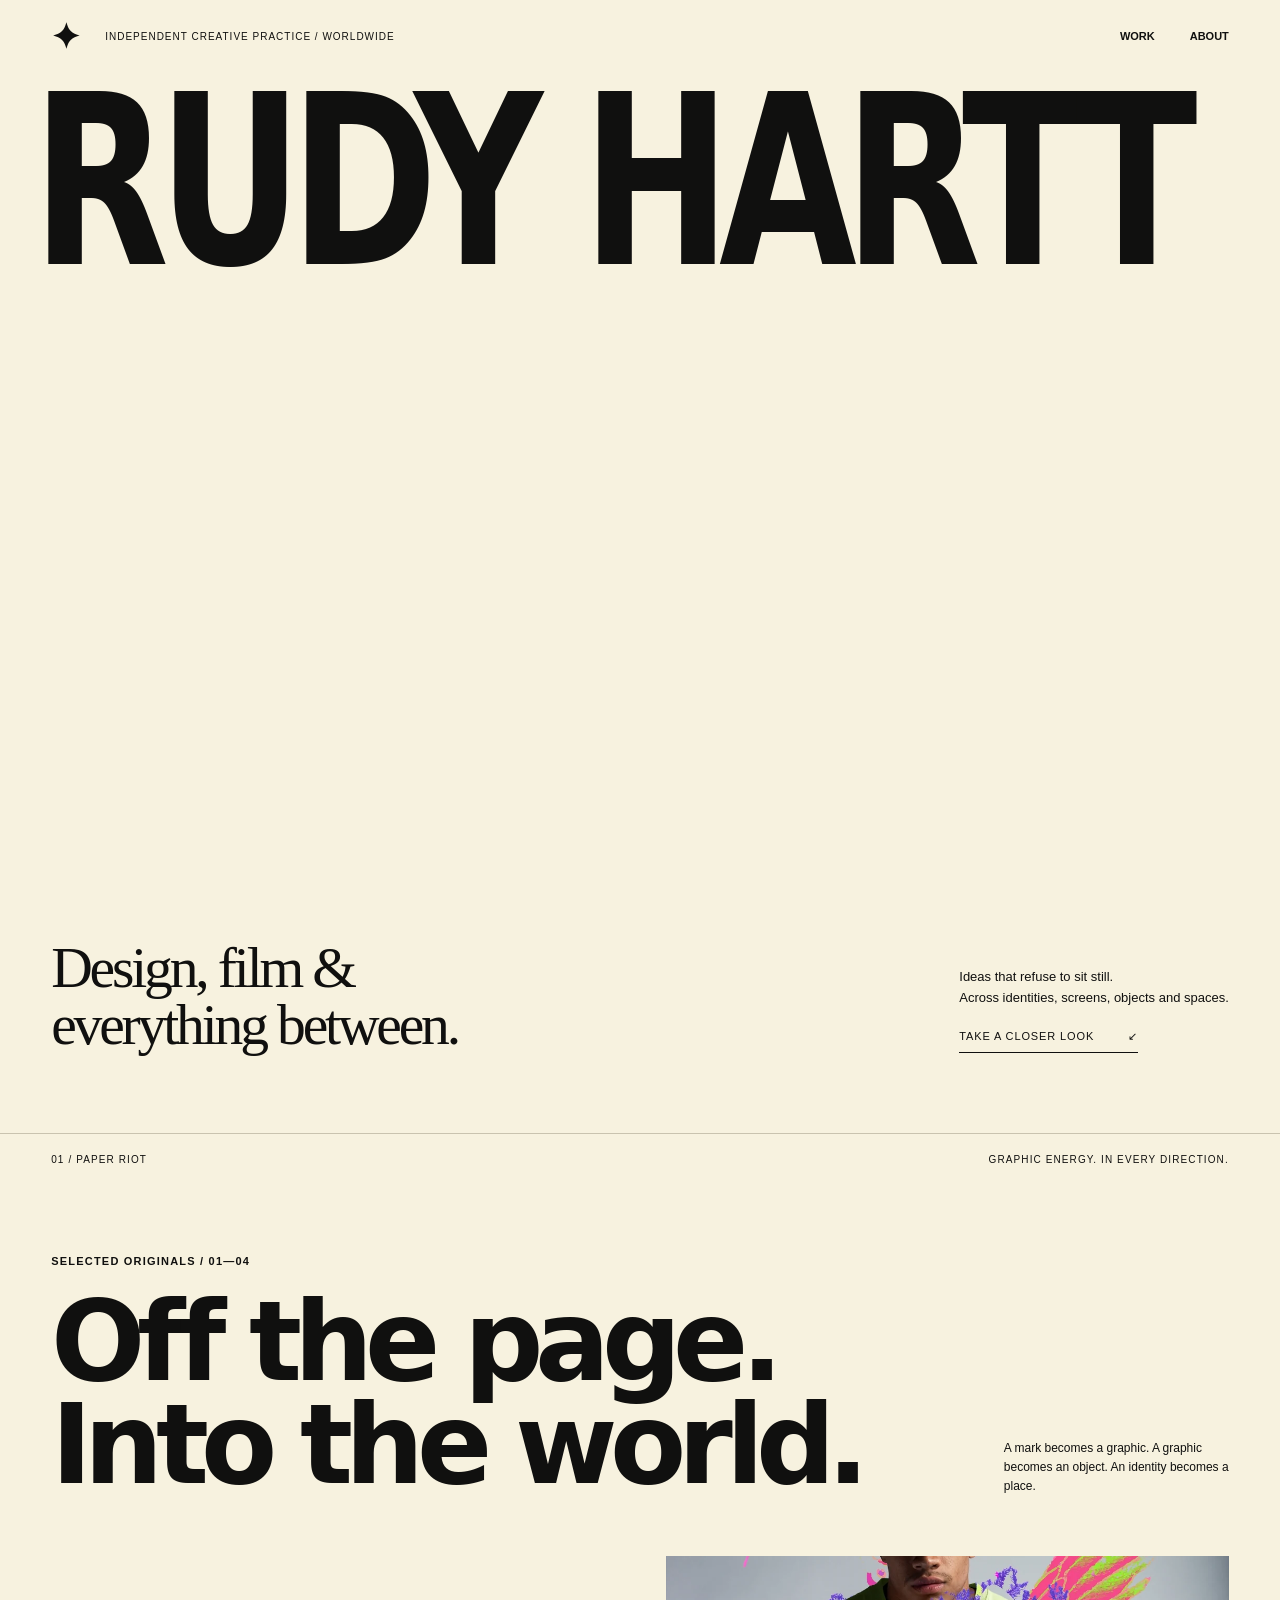
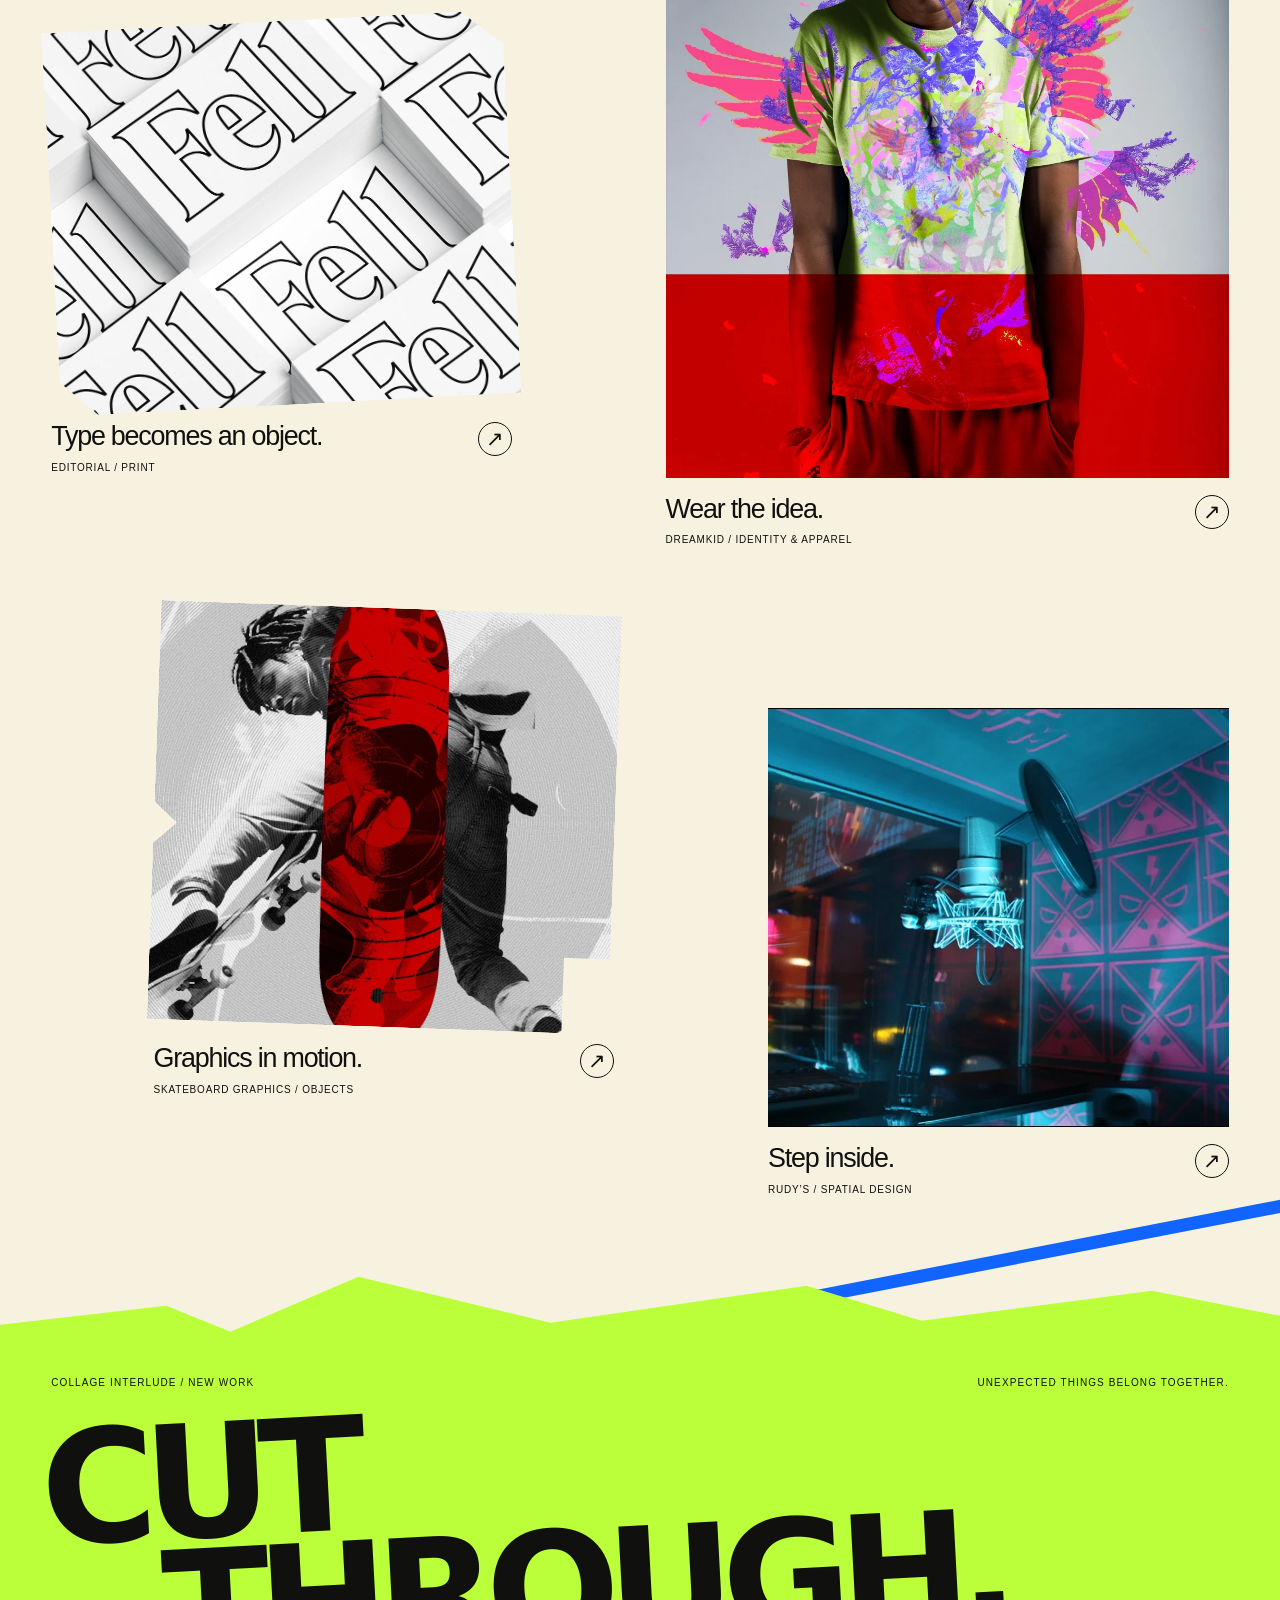
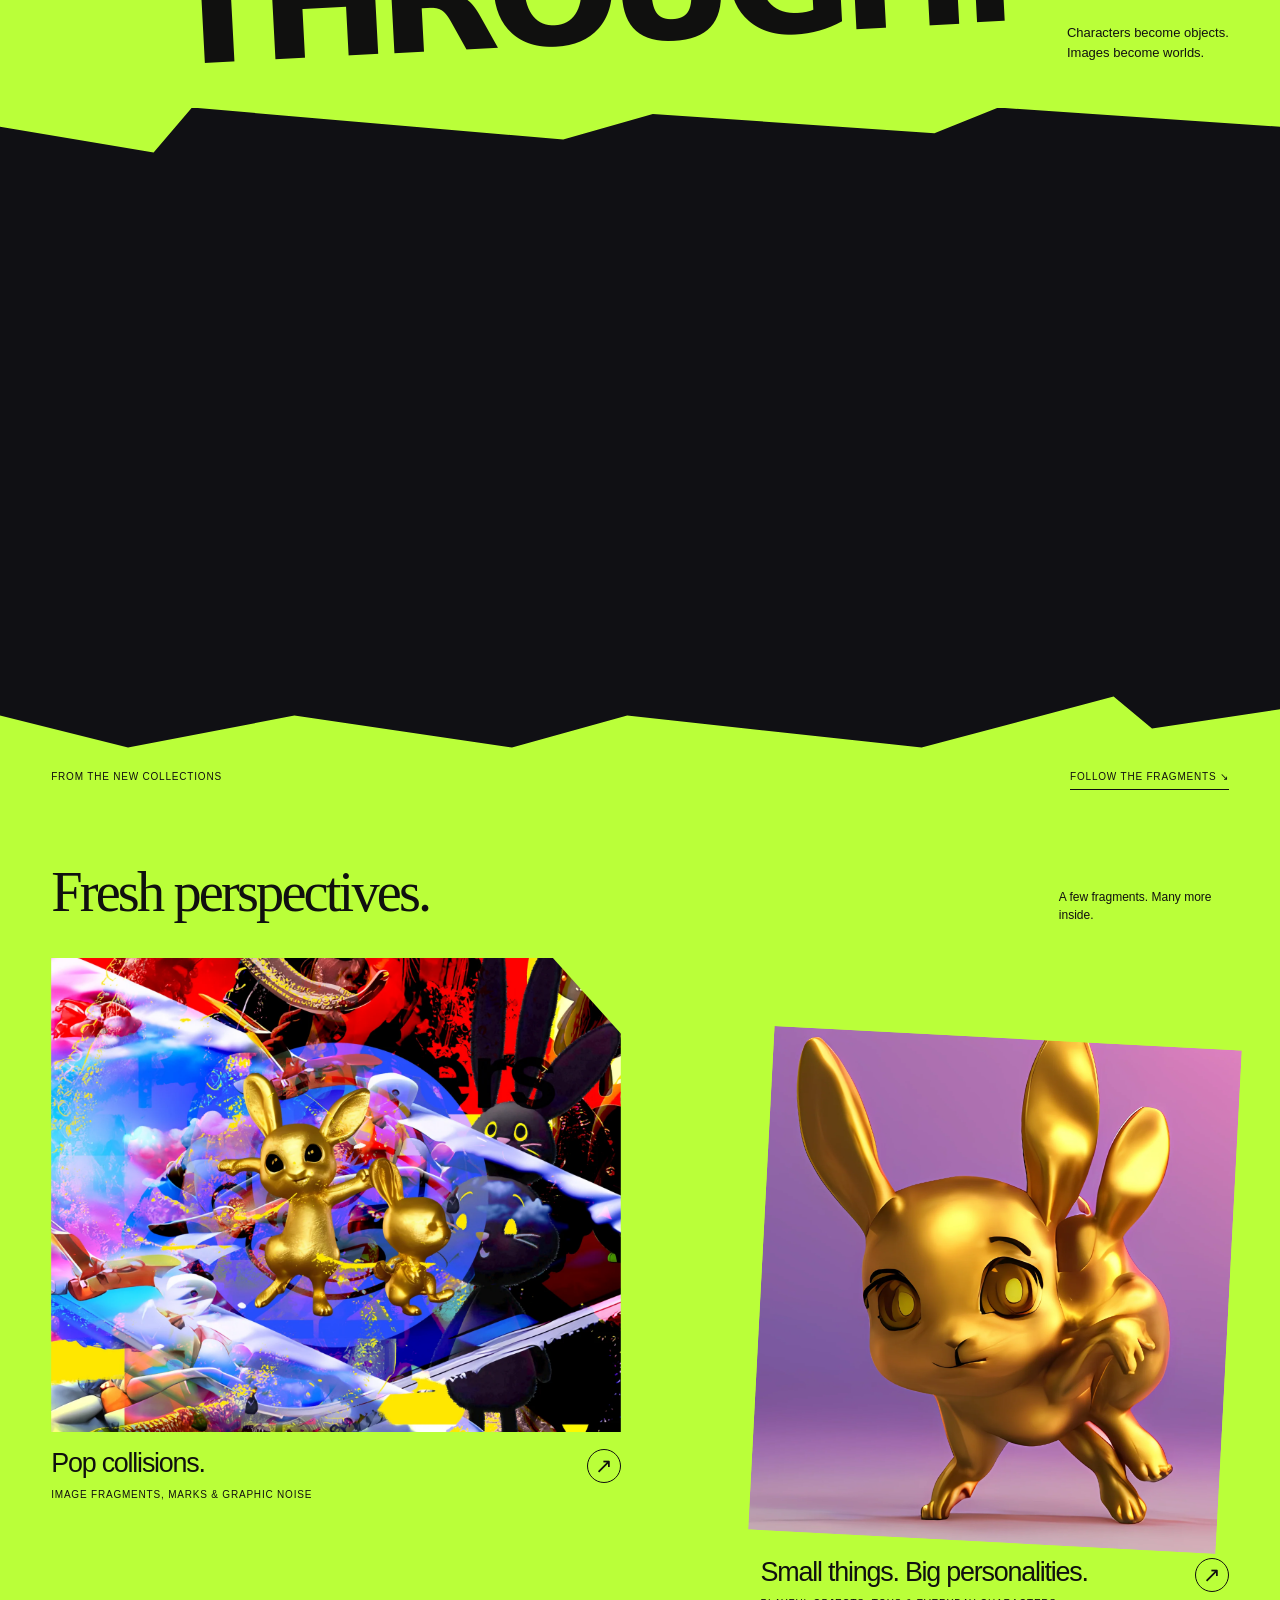
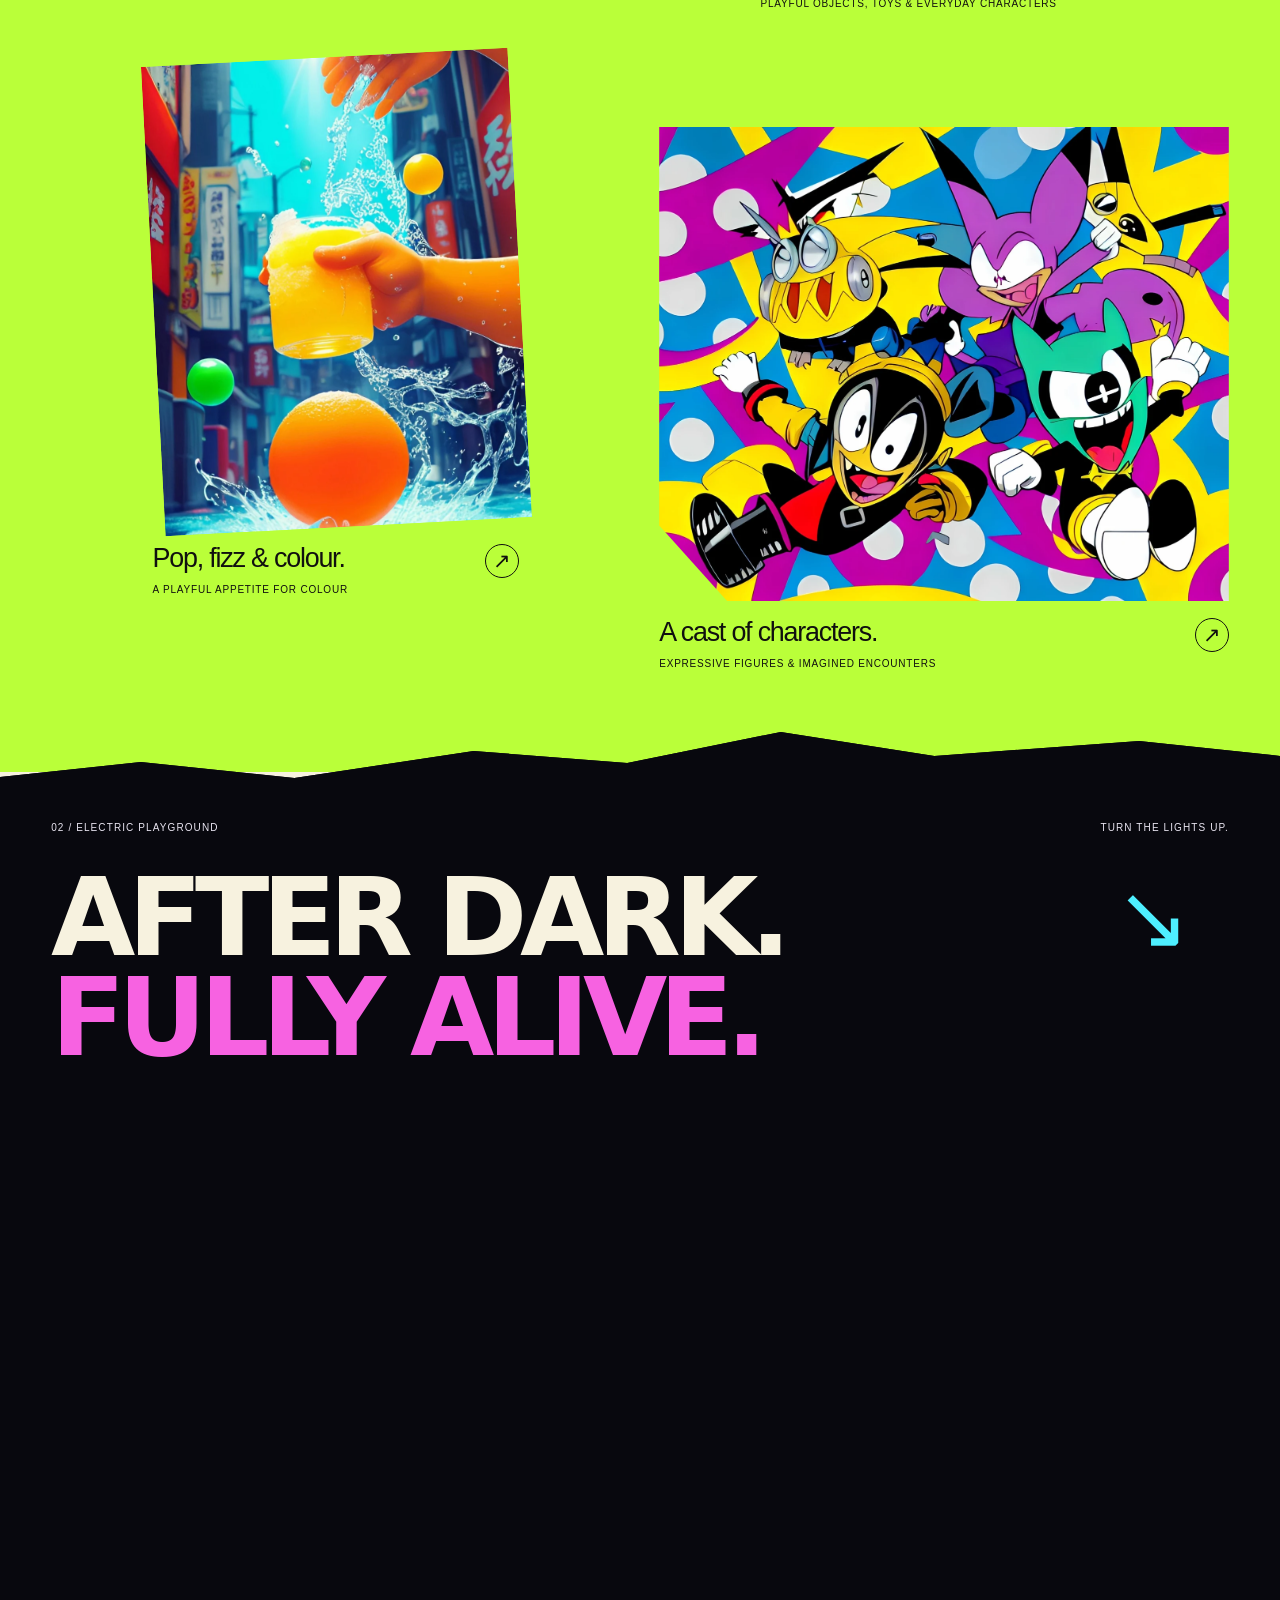
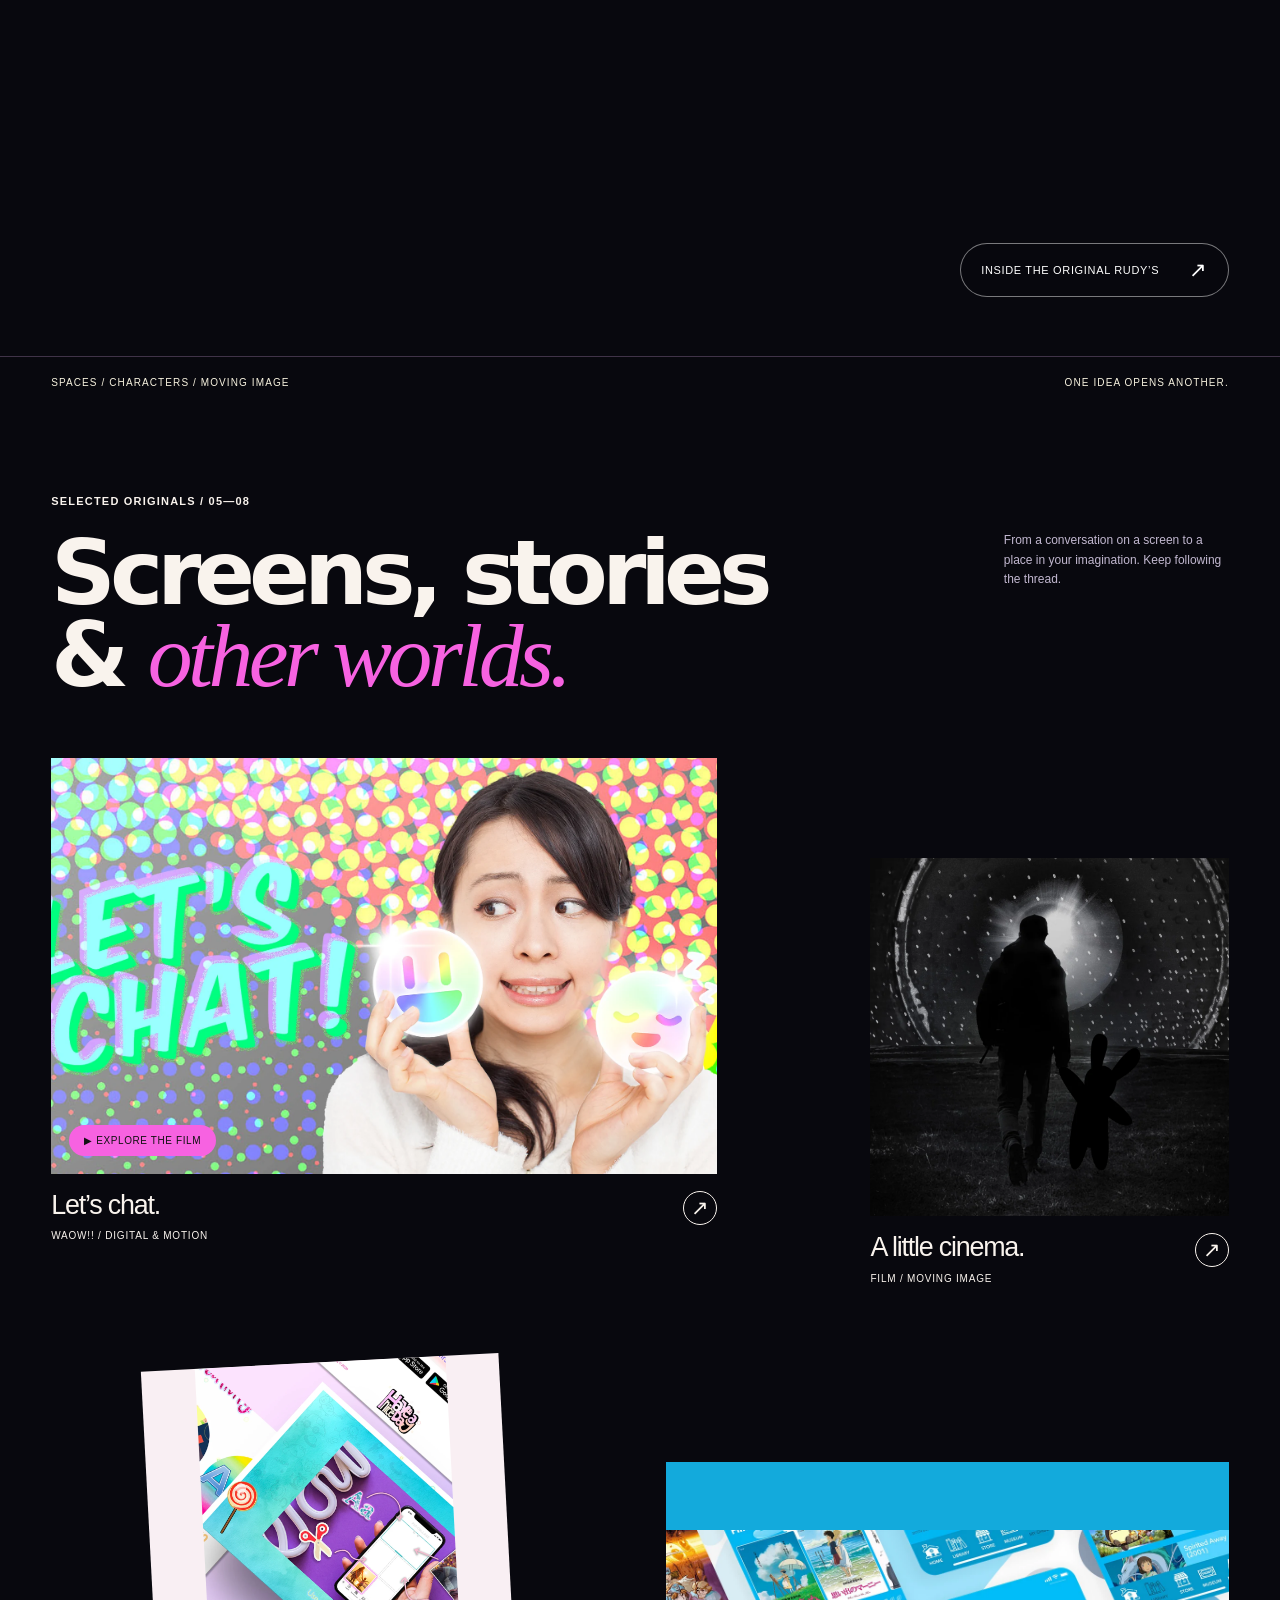
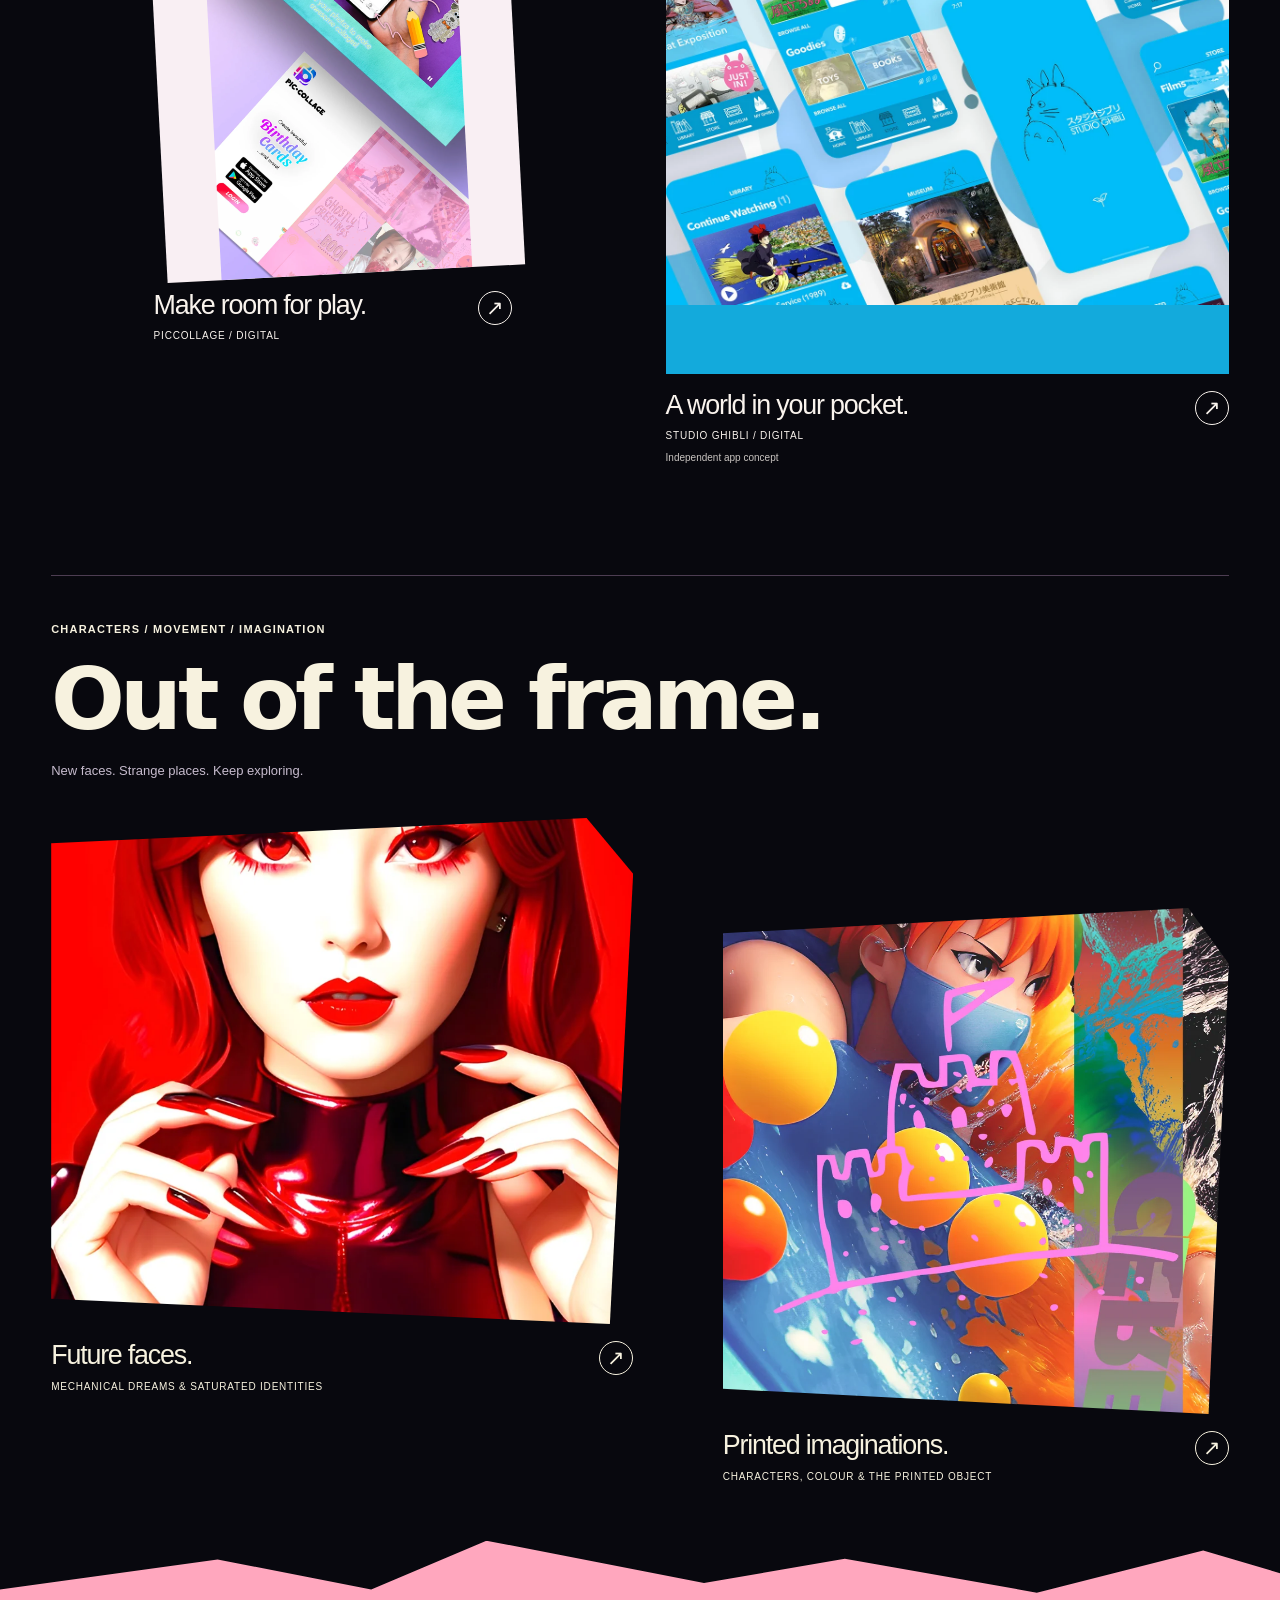
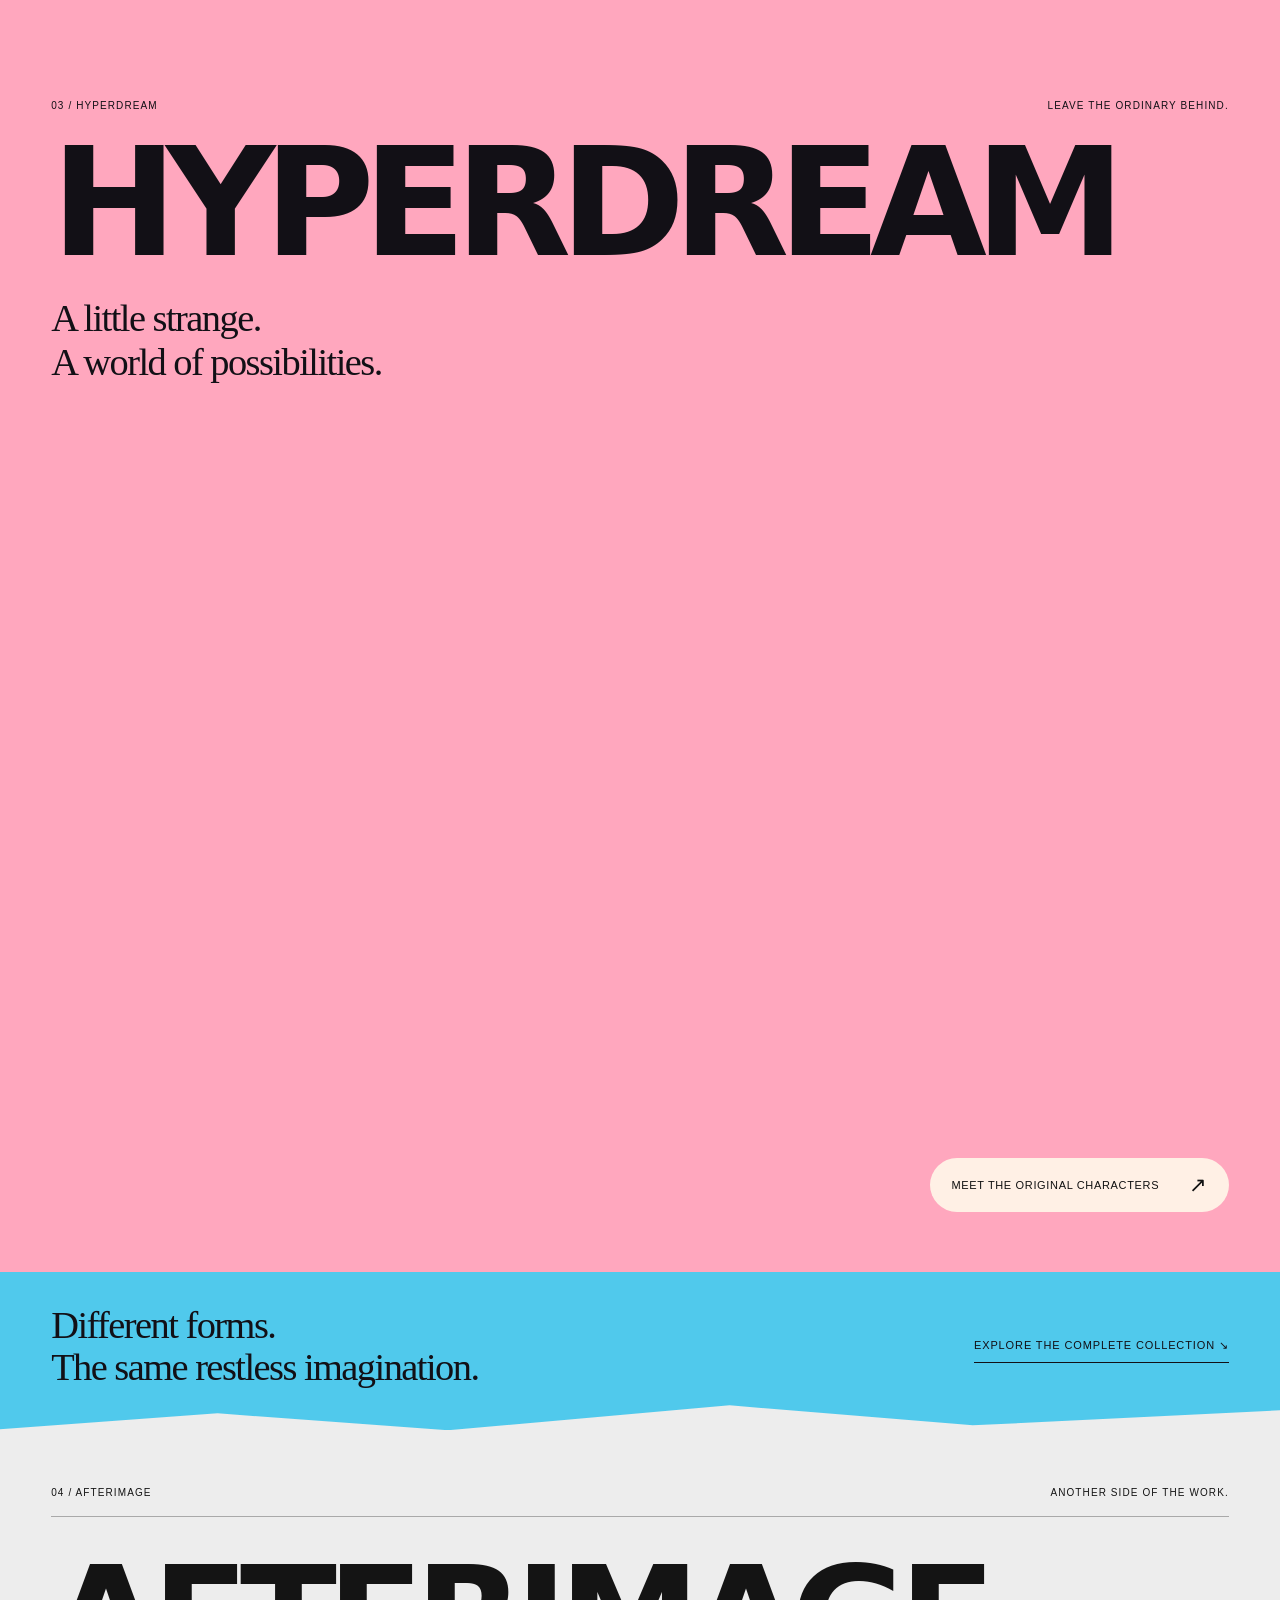
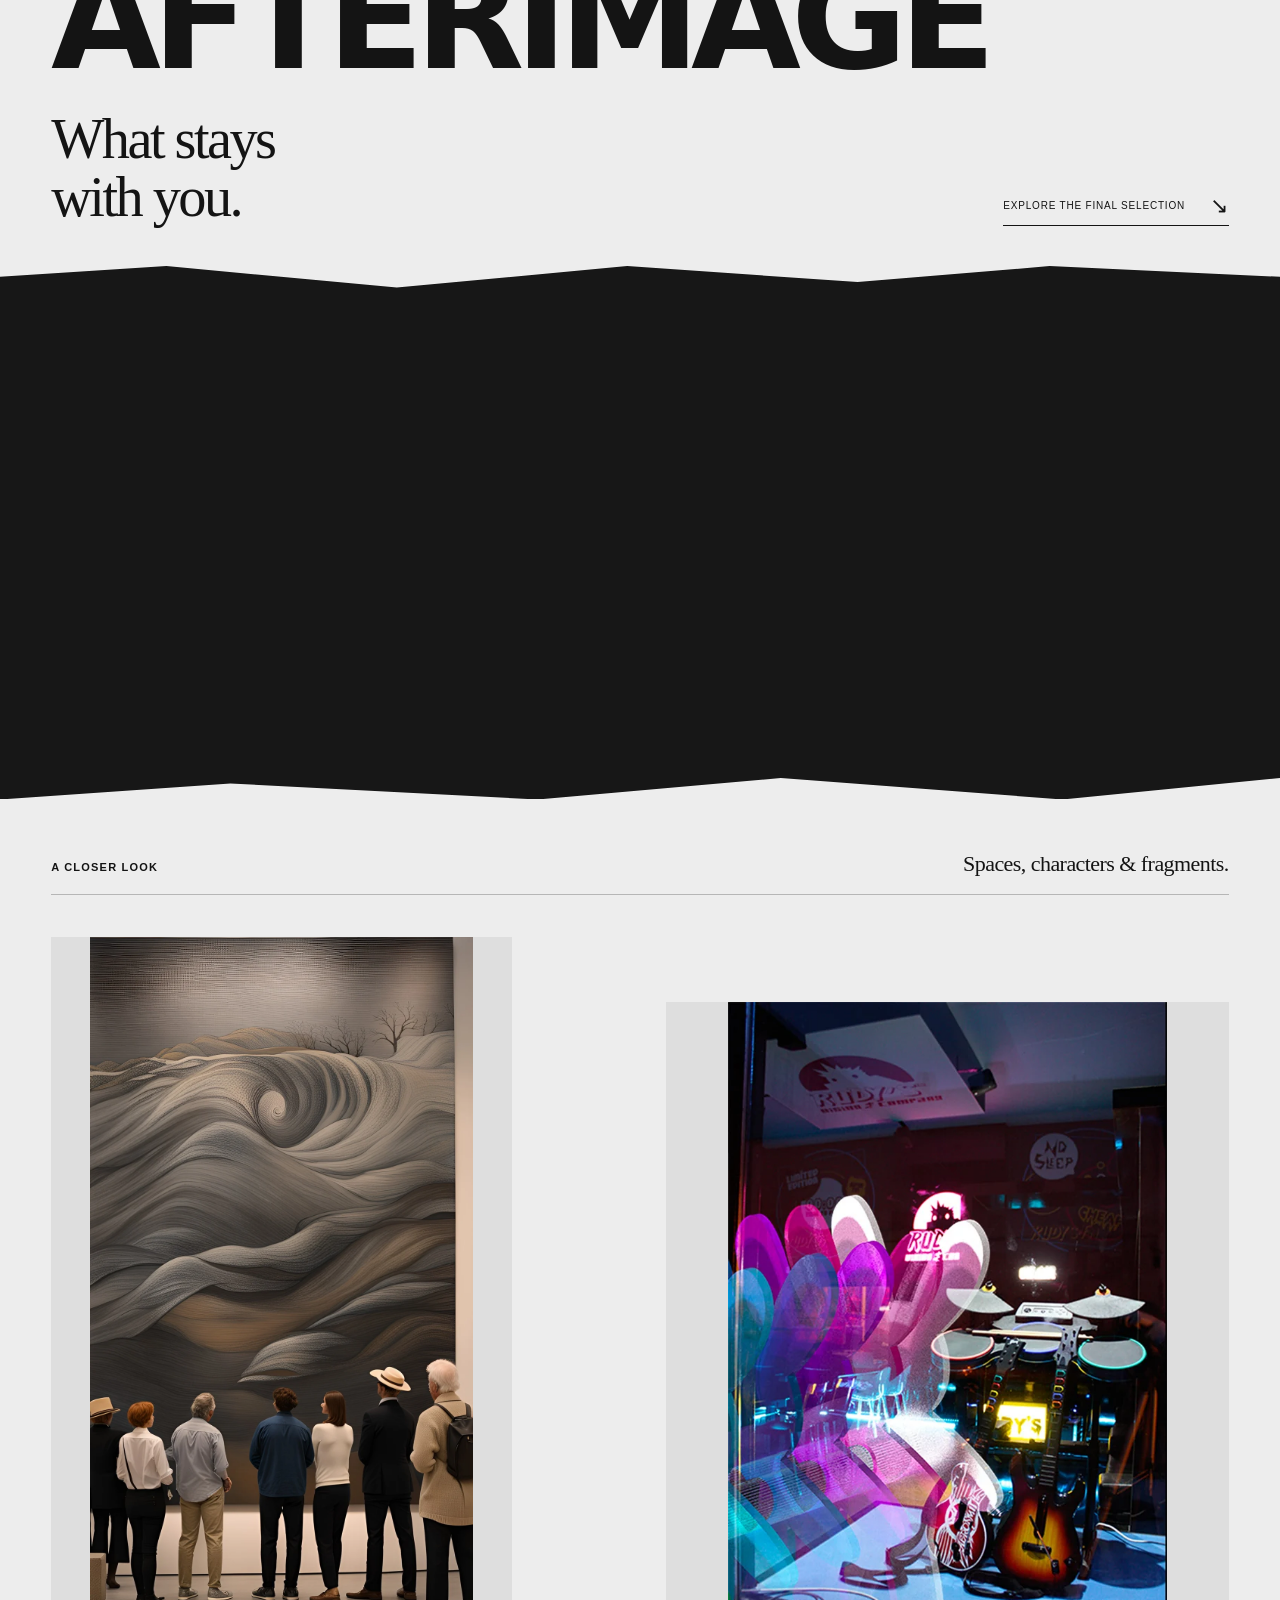
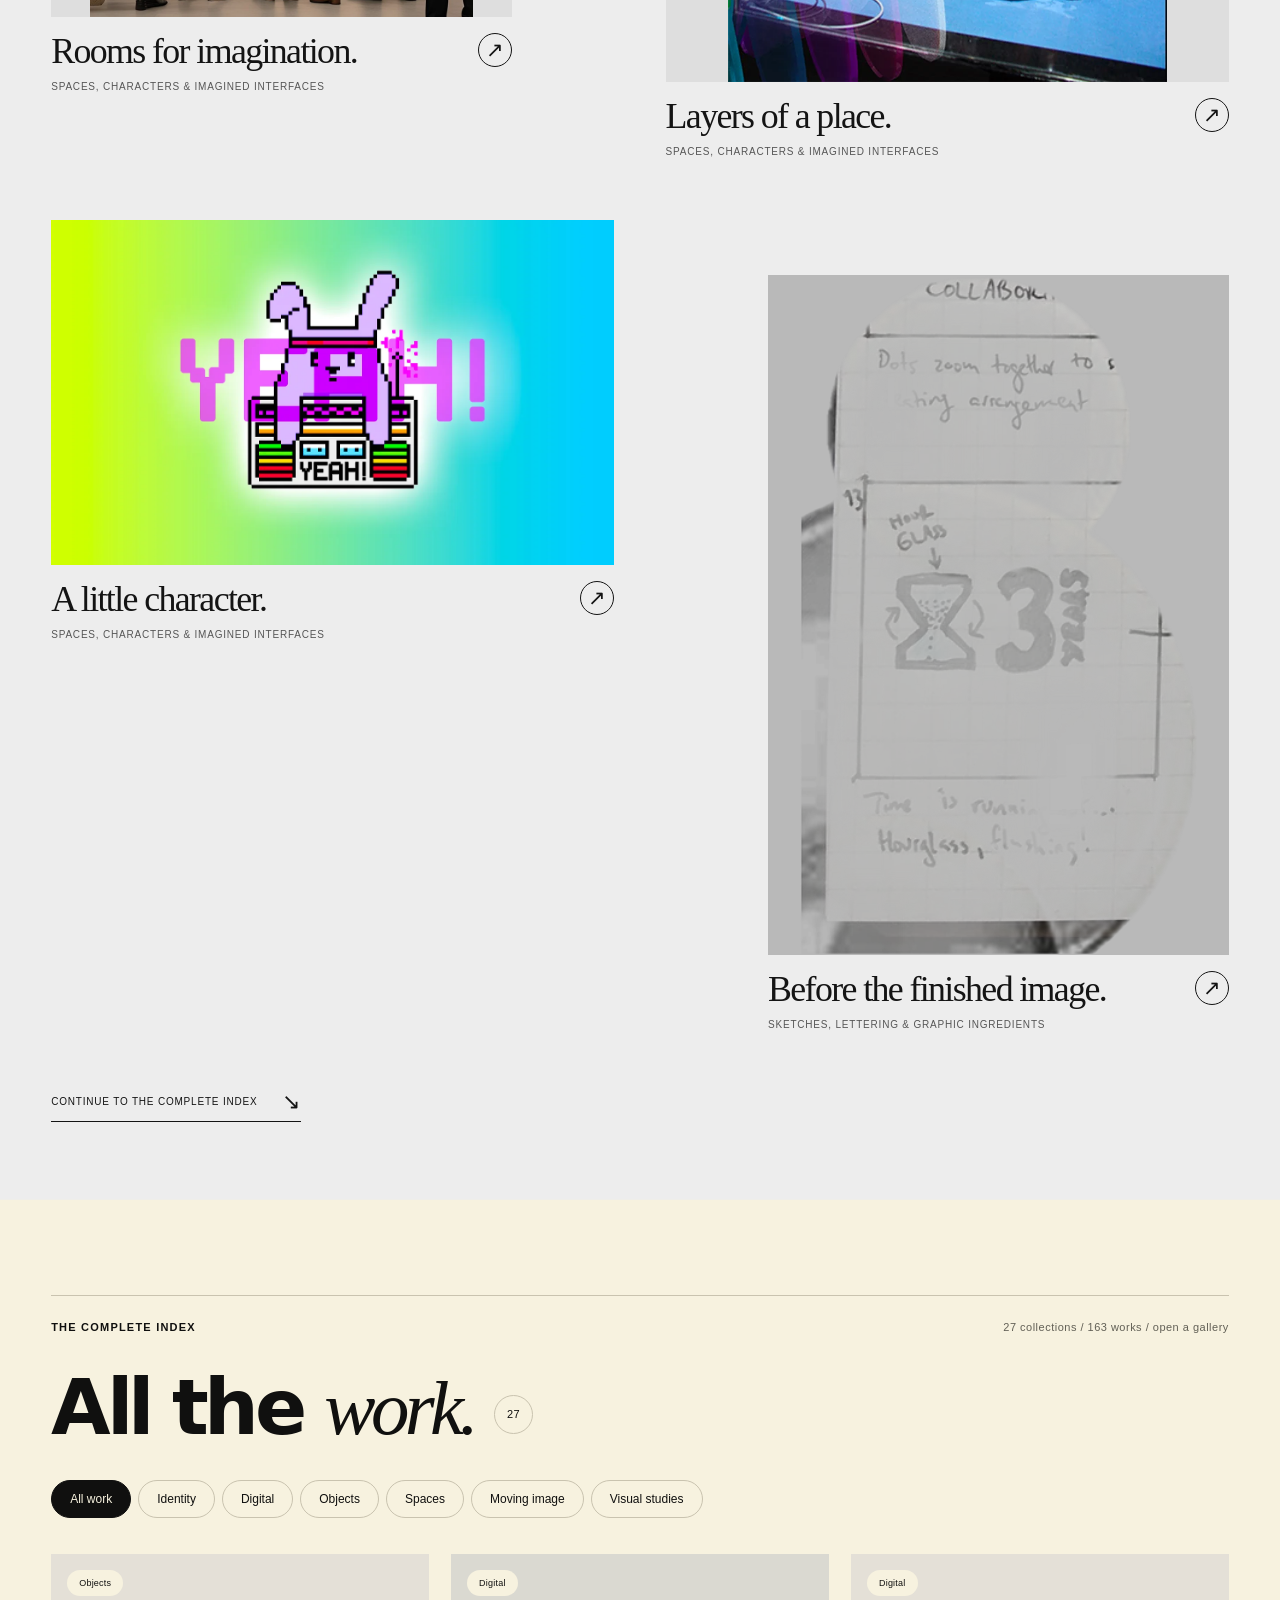
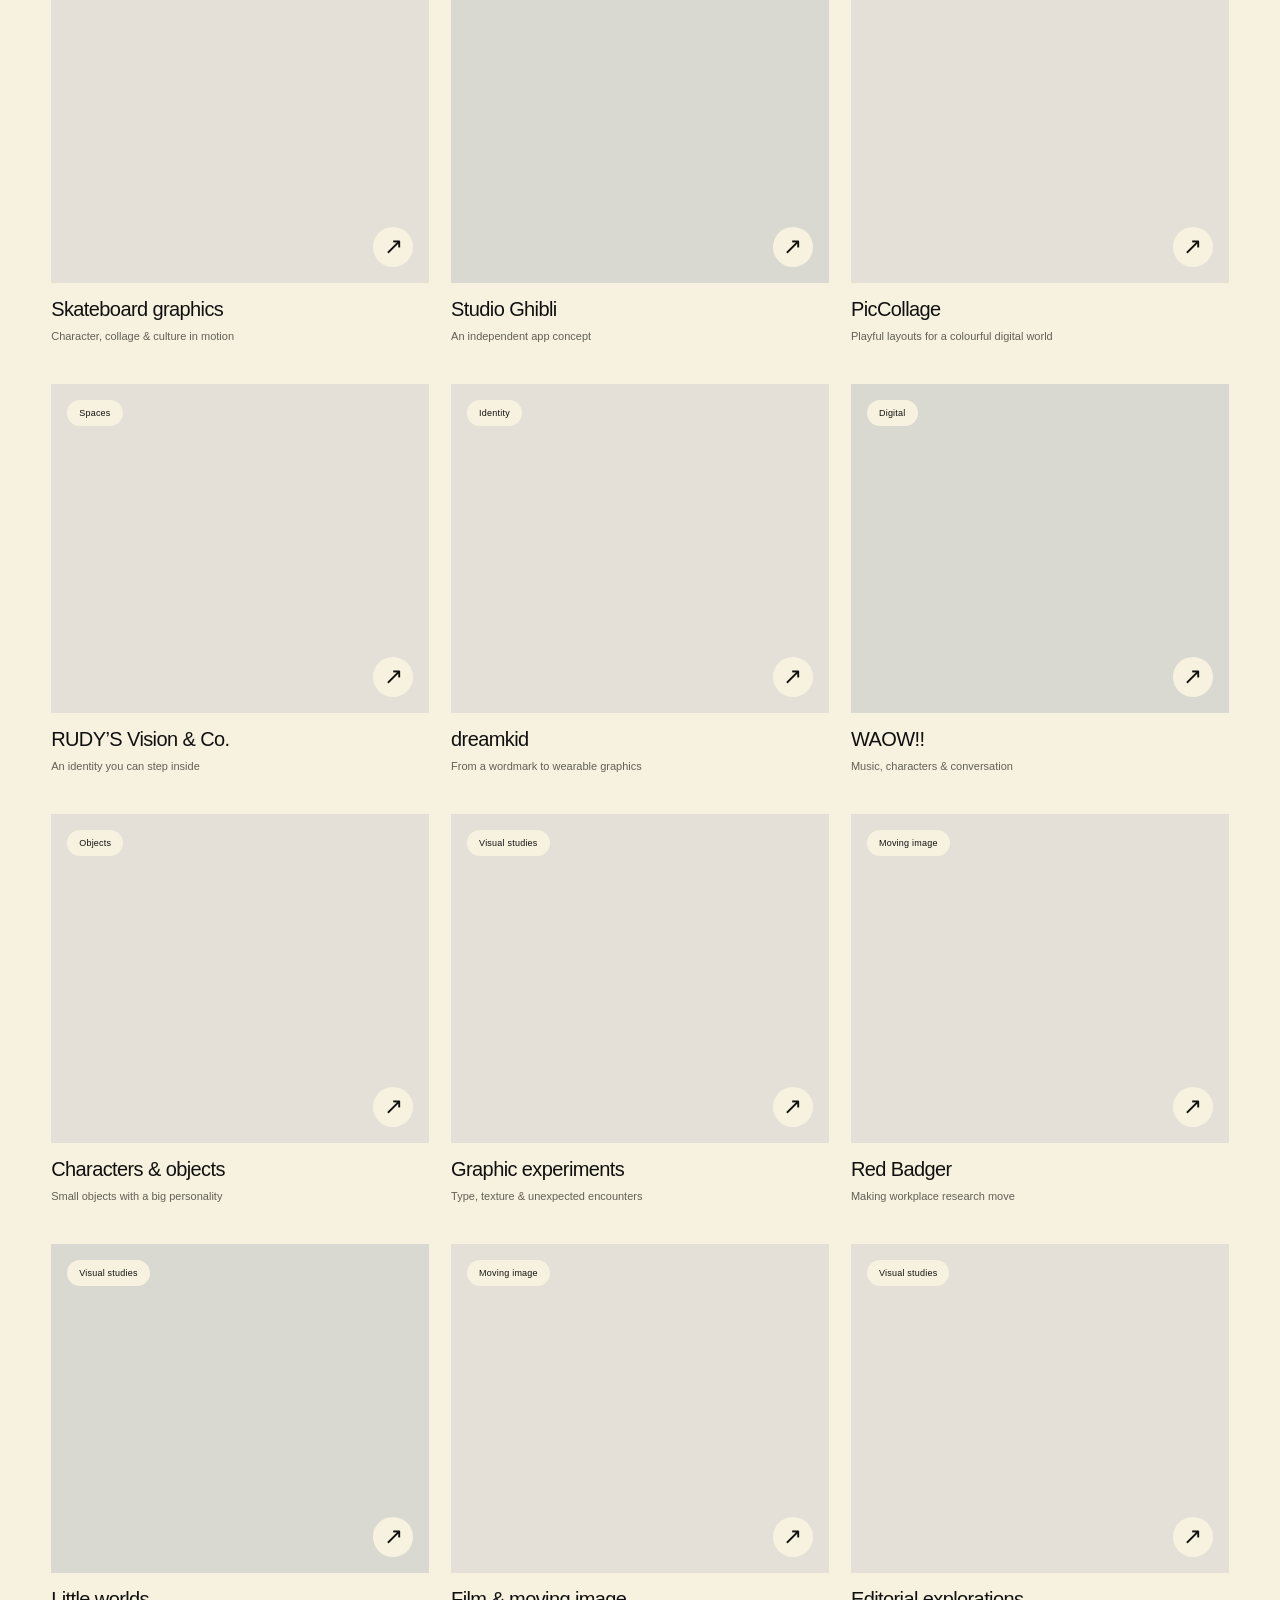
<file: index.html>
<!doctype html>
<html lang="en">
<head>
  <meta charset="utf-8">
  <meta name="viewport" content="width=device-width, initial-scale=1">
  <meta name="robots" content="noindex, nofollow">
  <meta name="theme-color" content="#f7f2df">
  <meta name="description" content="Rudy Hartt is a multidisciplinary designer and filmmaker working worldwide. Explore selected work across identity, digital experiences, objects, spaces and moving image.">
  <meta property="og:type" content="website">
  <meta property="og:title" content="Rudy Hartt — Design, film & everything between">
  <meta property="og:description" content="A portfolio of identities, digital experiences, objects, spaces and moving image.">
  <meta property="og:image" content="https://meet-love.com/assets/world-paper.webp">
  <meta property="og:url" content="https://meet-love.com/">
  <meta name="twitter:card" content="summary_large_image">
  <link rel="canonical" href="https://meet-love.com/">
  <title>Rudy Hartt — Design, film & everything between</title>
  <link rel="icon" href="favicon.svg" type="image/svg+xml">
  <link rel="stylesheet" href="style.css?v=restored-20261028">
  <link rel="stylesheet" href="immersive.css?v=restored-20261028">
  <link rel="stylesheet" href="cut-through.css?v=restored-20261028">
  <link rel="stylesheet" href="afterimage.css?v=restored-20261028">
  <link rel="stylesheet" href="love.css?v=restored-20261028">
  <link rel="stylesheet" href="love-gallery.css?v=restored-20261028">
  <link rel="preload" href="assets/display.woff" as="font" type="font/woff" crossorigin>
  <script defer src="projects.js?v=restored-20261028"></script>
  <script defer src="pool-projects.js?v=restored-20261028"></script>
  <script defer src="artist-projects.js?v=restored-20261028"></script>
  <script defer src="love-project.js?v=restored-20261028"></script>
  <script defer src="app.js?v=restored-20261028"></script>
</head>
<body>
  <a class="skip" href="#work">Skip to work</a>
  <div class="reading-line" aria-hidden="true"></div>
  <header class="site-header">
    <a class="monogram" href="#top" aria-label="Home">✦</a>
    <span class="header-note">Independent creative practice / Worldwide</span>
    <nav aria-label="Main navigation"><a href="#work">Work</a><a href="#about">About</a></nav>
  </header>
  <main id="top">
    <section class="paper-world" id="paper-riot" aria-labelledby="hero-title">
      <h1 class="masthead" id="hero-title">RUDY HARTT</h1>
      <div class="paper-art"><picture><source media="(max-width: 600px)" srcset="assets/world-paper-small.webp"><img src="assets/world-paper.webp" width="1536" height="1024" alt="Paper Riot: a twisting graphic ribbon weaves through a scarlet portrait, electric-blue print and a pink sculptural head" fetchpriority="high" decoding="async"></picture></div>
      <div class="paper-intro"><h2>Design, film &amp;<br>everything between.</h2><div class="intro-aside"><p>Ideas that refuse to sit still.<br>Across identities, screens, objects and spaces.</p><a href="#work">Take a closer look <span>↙</span></a></div></div>
      <div class="chapter-label world-caption"><span>01 / Paper Riot</span><span>Graphic energy. In every direction.</span></div>
    </section>
    <section class="interlude off-page" id="work" aria-labelledby="off-page-title">
      <div class="interlude-heading"><div><p class="eyebrow">SELECTED ORIGINALS / 01—04</p><h2 id="off-page-title">Off the page.<br>Into the world.</h2></div><p class="section-aside">A mark becomes a graphic. A graphic becomes an object. An identity becomes a place.</p></div>
      <div class="feature-grid"><a class="feature feature-editorial reveal" href="#project/editorial" aria-label="View Editorial explorations"><figure><div class="feature-art"><img src="assets/teaser-4d-1.webp" width="1240" height="815" alt="Stacks of paper with large outlined Fell typography" loading="lazy" decoding="async"></div><figcaption><div><h3>Type becomes an object.</h3><p>Editorial / Print</p></div><span class="feature-arrow" aria-hidden="true">↗</span></figcaption></figure></a><a class="feature feature-wear reveal" href="#project/dreamkid" aria-label="View dreamkid"><figure><div class="feature-art"><img src="assets/1R-9.webp" width="1080" height="1080" alt="dreamkid T-shirt with an expressive graphic print" loading="lazy" decoding="async"></div><figcaption><div><h3>Wear the idea.</h3><p>dreamkid / Identity & apparel</p></div><span class="feature-arrow" aria-hidden="true">↗</span></figcaption></figure></a><a class="feature feature-skate reveal" href="#project/skateboard-graphics" aria-label="View Skateboard graphics"><figure><div class="feature-art"><img src="assets/3s-8.webp" width="1080" height="1080" alt="Red illustrated skateboard deck over a monochrome action photograph" loading="lazy" decoding="async"></div><figcaption><div><h3>Graphics in motion.</h3><p>Skateboard graphics / Objects</p></div><span class="feature-arrow" aria-hidden="true">↗</span></figcaption></figure></a><a class="feature feature-space reveal" href="#project/rudys" aria-label="View RUDY’S Vision &amp; Co."><figure><div class="feature-art"><img src="assets/3z-14.webp" width="960" height="739" alt="Cyan and magenta recording booth in the RUDY’S retail and studio concept" loading="lazy" decoding="async"></div><figcaption><div><h3>Step inside.</h3><p>RUDY’S / Spatial design</p></div><span class="feature-arrow" aria-hidden="true">↗</span></figcaption></figure></a></div>
    </section>
    <section class="cut-world" id="cut-through" aria-labelledby="cut-title">
      <div class="cut-heading"><div class="world-caption"><span>COLLAGE INTERLUDE / NEW WORK</span><span>Unexpected things belong together.</span></div><h2 id="cut-title">CUT<br><span>THROUGH.</span></h2><p>Characters become objects.<br>Images become worlds.</p></div>
      <div class="cut-panorama"><picture><source media="(max-width: 600px)" srcset="assets/world-cut-through-small.webp"><img src="assets/world-cut-through.webp" width="1774" height="887" alt="Golden and black rabbit sculptures, an orange-haired masked portrait, a red glass heart and a smiling cup woven through torn ivory paper and neon ribbons" loading="lazy" decoding="async"></picture></div>
      <div class="cut-foot"><span>FROM THE NEW COLLECTIONS</span><a href="#new-work">Follow the fragments ↘</a></div>
      <div class="new-work" id="new-work"><div class="new-work-heading"><h3>Fresh perspectives.</h3><p>A few fragments. Many more inside.</p></div><div class="new-work-grid" id="new-work-grid"></div></div>
    </section>
    <section class="electric-world" id="electric-playground" aria-labelledby="electric-title">
      <div class="night-entry"><div class="world-caption"><span>02 / Electric Playground</span><span>Turn the lights up.</span></div><h2 id="electric-title">After dark.<br><em>Fully alive.</em></h2><span class="line-arrow" aria-hidden="true">↘</span></div>
      <div class="world-panorama"><picture><source media="(max-width: 600px)" srcset="assets/world-electric-small.webp"><img src="assets/world-electric.webp" width="1536" height="1024" alt="Electric Playground: a neon architectural world with cyan pop characters, a glass pixel rabbit, recording booth and black astronaut bunny" loading="lazy" decoding="async"></picture><a class="panorama-link" href="#project/rudys">Inside the original RUDY’S <span>↗</span></a></div>
      <div class="chapter-label world-caption"><span>Spaces / Characters / Moving image</span><span>One idea opens another.</span></div>
    </section>
    <section class="interlude neon-interlude" aria-labelledby="screen-title">
      <div class="interlude-heading"><div><p class="eyebrow">SELECTED ORIGINALS / 05—08</p><h2 id="screen-title">Screens, stories<br>&amp; <em>other worlds.</em></h2></div><p class="section-aside">From a conversation on a screen to a place in your imagination. Keep following the thread.</p></div>
      <div class="feature-grid"><a class="feature feature-waow reveal" href="#project/waow" aria-label="View WAOW!!"><figure><div class="feature-art"><img src="assets/38-1.webp" width="1800" height="1013" alt="WAOW campaign with a smiling woman and colourful chat icons" loading="lazy" decoding="async"><span class="play-stamp">▶ EXPLORE THE FILM</span></div><figcaption><div><h3>Let’s chat.</h3><p>WAOW!! / Digital & motion</p></div><span class="feature-arrow" aria-hidden="true">↗</span></figcaption></figure></a><a class="feature feature-film reveal" href="#project/film" aria-label="View Film &amp; moving image"><figure><div class="feature-art"><img src="assets/3U-3.webp" width="1080" height="1080" alt="Silhouetted figure and rabbit in a cinematic landscape" loading="lazy" decoding="async"></div><figcaption><div><h3>A little cinema.</h3><p>Film / Moving image</p></div><span class="feature-arrow" aria-hidden="true">↗</span></figcaption></figure></a><a class="feature feature-piccollage reveal" href="#project/piccollage" aria-label="View PicCollage"><figure><div class="feature-art"><img src="assets/2s-9.webp" width="883" height="1800" alt="Colourful PicCollage website design presentation" loading="lazy" decoding="async"></div><figcaption><div><h3>Make room for play.</h3><p>PicCollage / Digital</p></div><span class="feature-arrow" aria-hidden="true">↗</span></figcaption></figure></a><a class="feature feature-ghibli reveal" href="#project/ghibli" aria-label="View Studio Ghibli"><figure><div class="feature-art"><img src="assets/2i-1.webp" width="1200" height="800" alt="Cyan Studio Ghibli app interface concept" loading="lazy" decoding="async"></div><figcaption><div><h3>A world in your pocket.</h3><p>Studio Ghibli / Digital</p><span class="feature-note">Independent app concept</span></div><span class="feature-arrow" aria-hidden="true">↗</span></figcaption></figure></a></div>
    </section>
    <section class="new-motions" aria-labelledby="new-motions-title"><div class="new-motions-heading"><p class="eyebrow">CHARACTERS / MOVEMENT / IMAGINATION</p><h2 id="new-motions-title">Out of the frame.</h2><p>New faces. Strange places. Keep exploring.</p></div><div class="new-motion-grid" id="new-motion-grid"></div></section>
    <section class="hyper-world" id="hyperdream" aria-labelledby="hyper-title">
      <div class="hyper-heading"><div class="world-caption"><span>03 / Hyperdream</span><span>Leave the ordinary behind.</span></div><h2 id="hyper-title">HYPERDREAM</h2><p class="dream-copy">A little strange.<br>A world of possibilities.</p></div>
      <div class="world-panorama"><picture><source media="(max-width: 600px)" srcset="assets/world-hyperdream-small.webp"><img src="assets/world-hyperdream.webp" width="1536" height="1024" alt="Hyperdream: a smiling mug becomes architecture amid pink clouds, cyan interface ribbons, a green creature, a rocket and cascading pools" loading="lazy" decoding="async"></picture><a class="panorama-link" href="#project/characters">Meet the original characters <span>↗</span></a></div>
      <div class="dream-outro"><p>Different forms.<br>The same restless imagination.</p><a href="#archive">Explore the complete collection ↘</a></div>
    </section>
    <section class="afterimage-world" id="afterimage" aria-labelledby="afterimage-title">
      <div class="afterimage-heading">
        <div class="world-caption"><span>04 / Afterimage</span><span>Another side of the work.</span></div>
        <h2 id="afterimage-title">AFTERIMAGE</h2>
        <div class="afterimage-intro"><p>What stays<br>with you.</p><a href="#artist-selection">Explore the final selection <span aria-hidden="true">↘</span></a></div>
      </div>
      <div class="afterimage-panorama"><picture><source media="(max-width: 600px)" srcset="assets/world-afterimage-small.webp"><img src="assets/world-afterimage.webp" width="1942" height="809" alt="Grayscale collage of a sculptural profile, flowing silver forms, rabbit silhouettes and an expressive eye among floating fragments" loading="lazy" decoding="async"></picture></div>
      <div class="afterimage-selection" id="artist-selection">
        <div class="afterimage-selection-heading"><p class="eyebrow">A CLOSER LOOK</p><p>Spaces, characters &amp; fragments.</p></div>
        <div class="artist-feature-grid" id="artist-feature-grid"></div>
        <a class="afterimage-index-link" href="#archive">Continue to the complete index <span aria-hidden="true">↘</span></a>
      </div>
    </section>
    <section class="work-section" id="archive" aria-labelledby="work-title">
      <div class="section-top"><p class="eyebrow">THE COMPLETE INDEX</p><span class="small-note" id="archive-summary">Projects, experiments &amp; moving image / open a gallery</span></div>
      <div class="work-heading"><h2 id="work-title">All the <em>work.</em></h2><span class="work-count" id="total-count"></span></div>
      <div class="filters" aria-label="Filter projects"></div>
      <p class="sr-only" id="filter-status" aria-live="polite"></p>
      <div class="project-grid" id="project-grid"></div>
      <noscript><p>Please enable JavaScript to browse the project galleries. You can still view the <a href="assets/2X-5.webp">skateboard graphics</a>, <a href="assets/2i-1.webp">digital design</a>, and <a href="assets/3z-8.webp">spatial design</a>.</p></noscript>
    </section>
    <section class="love-section" id="love" aria-labelledby="love-title">
      <div class="love-heading">
        <div><p class="eyebrow">SELECTED PROJECT / SYMB10</p><h2 id="love-title">LOVE</h2></div>
        <div class="love-intro"><p>A companion with a story.</p><span>Character, objects &amp; imagined futures.</span></div>
      </div>
      <div class="love-shots">
        <a class="love-shot" href="#project/love" aria-label="Explore LOVE: Presence"><figure>
          <span class="love-shot-image" style="--shot-ratio:592 / 584;--shot-width:259.459459%;--shot-left:-7.432432%;--shot-top:-50.684932%"><img src="assets/love/approved-study.webp" width="1536" height="1024" alt="Close portrait of LOVE with wavy pink hair and an ivory blouse against a pale pink studio backdrop" loading="lazy" decoding="async"></span>
          <figcaption>01 / Presence</figcaption>
        </figure></a>
        <a class="love-shot" href="#project/love" aria-label="Explore LOVE: Objects"><figure>
          <span class="love-shot-image" style="--shot-ratio:432 / 584;--shot-width:355.555556%;--shot-left:-150%;--shot-top:-50.684932%"><img src="assets/love/approved-study.webp" width="1536" height="1024" alt="Graphite and ivory LOVE charger concept with vermilion accents, travel case and accessories on pink" loading="lazy" decoding="async"></span>
          <figcaption>02 / Objects</figcaption>
        </figure></a>
        <a class="love-shot" href="#project/love" aria-label="Explore LOVE: Character"><figure>
          <span class="love-shot-image" style="--shot-ratio:400 / 584;--shot-width:384%;--shot-left:-273%;--shot-top:-50.684932%"><img src="assets/love/approved-study.webp" width="1536" height="1024" alt="LOVE seated on a blush-pink seat in an ivory blouse, dark tailored trousers and white trainers" loading="lazy" decoding="async"></span>
          <figcaption>03 / Character</figcaption>
        </figure></a>
      </div>
      <div class="love-bottom"><p>LOVE — Product concept studies</p><a href="#project/love">Explore LOVE <span aria-hidden="true">↗</span></a></div>
    </section>
    <section class="about-section" id="about" aria-labelledby="about-title">
      <div class="section-top"><p class="eyebrow">THE PERSON BEHIND THE WORK</p><span class="small-note">Curiosity is the common thread.</span></div>
      <div class="about-grid"><div class="portrait-wrap"><img src="assets/portrait.webp" alt="Portrait of Rudy Hartt" width="1000" height="1333" loading="lazy"><span>WORLDWIDE</span></div><div class="about-copy"><h2 id="about-title">One practice.<br><em>Many possibilities.</em></h2><p class="about-lead">I’m Rudy, a multidisciplinary designer and filmmaker working across visual identity, digital experiences, merchandise and moving image.</p><p>My work connects graphic design with a love of character, cinema and the unexpected. I’m interested in how an idea changes as it moves between a screen, an object and a physical space.</p><p>My background includes design studies at Central Saint Martins, film studies at London College of Communication, a residency at the Victoria and Albert Museum, and creating the RUDY’S retail and recording studio concept in Prague.</p><a class="text-link" href="#archive">Explore all the work <span>↗</span></a></div></div>
      <div class="practice-grid"><div><span class="eyebrow">DESIGN</span><p>Brand identities<br>Digital & interface design<br>Print & publications<br>Merchandise & packaging</p></div><div><span class="eyebrow">MOVING IMAGE</span><p>Filmmaking & editing<br>Animation & motion<br>Sound design<br>Visual storytelling</p></div><div><span class="eyebrow">SELECTED EXPERIENCE</span><p>V&A · Artist in residence<br>Hartt Olivier · Graphic & digital design<br>RUDY’S · Founder & lead designer<br>Independent filmmaking</p></div></div>
    </section>
    <section class="contact-section" id="closing" aria-labelledby="closing-title"><p class="eyebrow">KEEP EXPLORING</p><h2 id="closing-title">Thank you<br><em>for looking.</em><span class="contact-star" aria-hidden="true">✳</span></h2><div class="contact-bottom"><p>Design, film &amp;<br>everything between.</p><a href="#work">Back to the work <span>↗</span></a></div></section>
  </main>
  <footer><a class="monogram" href="#top" aria-label="Back to top">✦</a><span>© <span id="year">2026</span> Rudy Hartt. All rights reserved.</span><a href="#top">Back to top ↑</a></footer>
  <dialog class="project-dialog" id="project-dialog" aria-labelledby="detail-title"><div class="detail-toolbar"><span class="eyebrow">PROJECT VIEW</span><button class="close-button" id="close-project" aria-label="Close project">Close <span>×</span></button></div><div id="project-content"></div><div class="project-pagination"><button id="previous-project">← Previous project</button><button id="next-project">Next project →</button></div></dialog>
  <dialog class="lightbox" id="lightbox" aria-label="Enlarged artwork"><button class="lightbox-close" aria-label="Close enlarged artwork">Close ×</button><button class="lightbox-prev" aria-label="Previous artwork">←</button><figure><div id="lightbox-crop" hidden></div><img id="lightbox-image" alt=""><figcaption id="lightbox-caption"></figcaption></figure><button class="lightbox-next" aria-label="Next artwork">→</button></dialog>
</body>
</html>
</file>
<file: style.css>
@charset "UTF-8";
:root{--paper:#f3f1eb;--ink:#242420;--muted:#6b6a64;--line:#c9c7be;--accent:#d7f266;--gutter:clamp(20px,4.2vw,72px)}
*{box-sizing:border-box}html{scroll-behavior:smooth;scroll-padding-top:28px}body{margin:0;background:var(--paper);color:var(--ink);font-family:Arial,Helvetica,sans-serif;-webkit-font-smoothing:antialiased}body.modal-open{overflow:hidden}button,a{-webkit-tap-highlight-color:transparent}button,input{font:inherit}button,a{touch-action:manipulation}a{color:inherit;text-decoration:none}button{color:inherit}button:not(:disabled),a{cursor:pointer}button:disabled{opacity:.35;cursor:default}img{display:block;width:100%;height:auto}button:focus-visible,a:focus-visible{outline:3px solid #f15b37;outline-offset:5px}::selection{background:var(--accent);color:var(--ink)}h1,h2,h3,p{margin:0}em{font-family:Georgia,'Times New Roman',serif;font-weight:400}button{border:0;background:none}.eyebrow,.hero-eyebrow,.strip-caption,.small-note,.header-note,.work-count{font-size:11px;line-height:1.5;letter-spacing:.045em}.eyebrow{font-weight:600;letter-spacing:.11em}.site-header,footer{display:flex;align-items:center;justify-content:space-between;margin:0 var(--gutter)}.site-header{height:104px;border-bottom:1px solid var(--line);gap:40px}.monogram{font-size:30px;font-weight:900;letter-spacing:-2px;display:inline-flex;align-items:center;gap:3px}.spark{font-size:33px;font-weight:400;color:var(--ink)}.header-note{margin-right:auto;letter-spacing:0}.site-header nav{display:flex;align-items:center;gap:36px;font-size:13px}.site-header nav a{padding:12px 0}.site-header nav a:hover{box-shadow:0 1px currentColor}.site-header nav span{margin-left:8px}.hero,.work-section,.about-section,.contact-section{margin:0 var(--gutter)}.hero-eyebrow{display:flex;justify-content:space-between;margin-top:34px}.hero h1{font-size:clamp(70px,13.12vw,224px);line-height:1.12;letter-spacing:-.085em;font-weight:900;white-space:nowrap;position:relative;margin-left:-.055em;padding:5px 0 17px}.title-dot{font-size:clamp(16px,2vw,28px);letter-spacing:0;vertical-align:top;display:inline-block;padding-top:1.5em;margin-left:.25em}.hero-bottom{display:grid;grid-template-columns:1.3fr .9fr 70px;align-items:center;gap:40px;margin:0 0 42px}.hero-bottom>p{font-size:clamp(24px,3.1vw,46px);line-height:1.1;letter-spacing:-.035em}.hero-intro{max-width:320px;font-size:14px;line-height:1.6;color:#575750}.round-arrow{width:64px;height:64px;border:1px solid var(--ink);border-radius:50%;display:grid;place-items:center;font-size:35px;transition:background .2s,transform .2s}.round-arrow:hover{background:var(--accent);transform:rotate(-12deg)}.hero-strip{display:grid;grid-template-columns:1.45fr 1fr 1.1fr;gap:12px;height:clamp(250px,28vw,480px)}.hero-image{position:relative;overflow:hidden;background:#e7e4db}.hero-image img{height:100%;object-fit:cover;transition:transform .6s}.hero-image-one img{object-position:50% 40%}.hero-image-three img{object-position:47% center}.hero-image span{position:absolute;bottom:0;left:0;right:0;padding:35px 18px 16px;color:white;display:flex;justify-content:space-between;align-items:center;font-size:12px;background:linear-gradient(transparent,rgba(0,0,0,.65))}.hero-image span b{font-size:22px}.hero-image:hover img{transform:scale(1.035)}.strip-caption{display:flex;justify-content:space-between;margin-top:14px;color:var(--muted)}.work-section{padding:110px 0 100px}.section-top{display:flex;justify-content:space-between;gap:24px;padding-top:23px;border-top:1px solid var(--line)}.small-note{color:var(--muted)}.work-heading{display:flex;align-items:center;gap:20px;margin:35px 0 32px}h2{font-size:clamp(46px,6vw,88px);line-height:1;letter-spacing:-.06em;font-weight:500}.work-count{border:1px solid var(--line);border-radius:50%;width:39px;height:39px;display:grid;place-items:center;margin-top:10px}.filters{display:flex;flex-wrap:wrap;gap:7px;margin-bottom:36px}.filters button{padding:11px 18px;border:1px solid var(--line);border-radius:30px;font-size:12px;transition:background .15s,color .15s}.filters button:hover{border-color:var(--ink)}.filters button[aria-pressed=true]{background:var(--ink);color:var(--paper);border-color:var(--ink)}.project-grid{display:grid;grid-template-columns:repeat(2,minmax(0,1fr));gap:45px 22px}.project-card{min-width:0}.project-card[hidden]{display:none}.project-cover{background:#e4e0d7;overflow:hidden;aspect-ratio:1.23;position:relative}.project-cover img{height:100%;object-fit:cover;transition:transform .55s}.project-card:hover .project-cover img{transform:scale(1.035)}.project-card:nth-child(4n+2) .project-cover{background:#dad9d1}.project-category{position:absolute;top:16px;left:16px;border-radius:30px;background:var(--paper);padding:8px 12px;font-size:10px;letter-spacing:.025em}.project-open{position:absolute;bottom:16px;right:16px;display:grid;place-items:center;background:var(--paper);width:40px;height:40px;border-radius:50%;font-size:23px;transition:background .2s}.project-card:hover .project-open{background:var(--accent)}.project-info{display:flex;justify-content:space-between;gap:20px;margin-top:15px;align-items:baseline}.project-info h3{font-size:21px;font-weight:500;letter-spacing:-.03em}.project-info>span{font-size:10px;white-space:nowrap;color:var(--muted)}.project-subtitle{font-size:12px;margin-top:7px;color:var(--muted);line-height:1.5}.about-section{padding-bottom:100px}.about-grid{display:grid;grid-template-columns:.8fr 1.2fr;gap:9vw;align-items:center;margin-top:50px}.portrait-wrap{max-width:390px}.portrait-wrap img{filter:grayscale(1);aspect-ratio:4/5;object-fit:cover;object-position:center 35%}.portrait-wrap>span{display:block;font-size:10px;letter-spacing:.07em;margin-top:12px}.about-copy h2{font-size:clamp(40px,4.7vw,68px);margin-bottom:30px;letter-spacing:-.045em}.about-copy p{max-width:580px;font-size:14px;line-height:1.7;color:#65645d;margin-bottom:16px}.about-copy .about-lead{font-size:19px;line-height:1.5;color:var(--ink);letter-spacing:-.025em}.text-link{display:inline-flex;justify-content:space-between;gap:60px;border-bottom:1px solid var(--ink);padding:15px 0 9px;font-size:13px}.practice-grid{display:grid;grid-template-columns:1fr 1fr 1.3fr;border-top:1px solid var(--line);margin-top:65px;gap:24px;padding-top:28px}.practice-grid p{font-size:14px;line-height:1.8;margin-top:17px}.contact-section{background:var(--accent);padding:42px 42px 32px;position:relative;overflow:hidden}.contact-section h2{font-size:clamp(58px,9vw,132px);margin:40px 0 48px;position:relative}.contact-star{position:absolute;right:2%;bottom:0;font-size:clamp(100px,18vw,260px);line-height:.85;font-weight:400}.contact-bottom{display:flex;justify-content:space-between;align-items:end;gap:25px;padding-top:24px;border-top:1px solid #a3b94c}.contact-bottom p{font-size:12px;line-height:1.5}.contact-bottom a{font-size:clamp(18px,2.4vw,35px);letter-spacing:-.04em}.contact-bottom a span{margin-left:30px}footer{padding:32px 0;gap:24px}footer>span,footer>a:last-child{font-size:11px}footer>span{margin-right:auto;margin-left:20px;color:var(--muted)}.skip{position:fixed;top:-100px;left:20px;z-index:100;padding:12px;background:var(--accent)}.skip:focus{top:10px}.sr-only{position:absolute;width:1px;height:1px;padding:0;overflow:hidden;clip:rect(0,0,0,0);white-space:nowrap;border:0}
/* Project readers keep the artwork uncropped and allow keyboard navigation. */
dialog{color:var(--ink)}dialog::backdrop{background:#171714d9}.project-dialog{padding:0;border:0;background:var(--paper);width:calc(100% - 40px);max-width:1480px;max-height:calc(100dvh - 40px);overflow-y:auto;overscroll-behavior:contain}.detail-toolbar{position:sticky;top:0;z-index:2;display:flex;align-items:center;justify-content:space-between;background:var(--paper);border-bottom:1px solid var(--line);padding:18px 32px}.close-button{display:flex;align-items:center;gap:20px;font-size:13px}.close-button span{font-size:28px;line-height:1}.detail-heading{display:grid;grid-template-columns:1fr 1fr;gap:50px;padding:55px 42px 45px}.detail-heading h2{font-size:clamp(36px,4.4vw,65px);margin-top:14px;letter-spacing:-.045em}.detail-description{font-size:15px;line-height:1.7;align-self:end;max-width:600px}.detail-description .project-note{font-size:12px;color:var(--muted);margin-top:18px}.detail-gallery{display:grid;grid-template-columns:repeat(2,minmax(0,1fr));align-items:start;gap:18px;padding:0 42px 42px}.detail-gallery figure{margin:0;background:#e5e2d9;min-width:0}.detail-gallery figure.full{grid-column:1/-1}.artwork-button{display:block;width:100%;padding:0;position:relative}.artwork-button img{object-fit:contain;max-height:850px}.artwork-button:after{content:'⤢';position:absolute;right:12px;bottom:12px;background:var(--paper);border-radius:50%;padding:8px 11px;font-size:18px}.detail-gallery figcaption{padding:12px 16px;font-size:11px;color:var(--muted);line-height:1.4;background:var(--paper)}.detail-gallery video{display:block;width:100%;max-height:75vh;background:#111;aspect-ratio:1;object-fit:contain}.project-pagination{display:flex;justify-content:space-between;border-top:1px solid var(--line);padding:26px 42px;gap:24px}.project-pagination button{font-size:13px;padding:8px 0}.lightbox{margin:auto;border:0;padding:50px 55px 20px;background:#151513;color:#fff;width:100%;height:100dvh;max-width:none;max-height:none;overflow:hidden}.lightbox figure{margin:0;height:100%;display:flex;flex-direction:column;align-items:center;justify-content:center;gap:15px}.lightbox img{max-width:100%;max-height:calc(100dvh - 120px);width:auto;height:auto;object-fit:contain}.lightbox figcaption{font-size:12px;text-align:center;color:#d3d0c7}.lightbox-close{position:absolute;top:17px;right:24px;padding:8px;color:white;font-size:13px}.lightbox-prev,.lightbox-next{position:absolute;top:50%;font-size:25px;background:#33332e;color:white;border-radius:50%;width:40px;height:40px;display:grid;place-items:center}.lightbox-prev{left:9px}.lightbox-next{right:9px}
@media(min-width:1700px){body{max-width:1920px;margin:auto}.hero h1{font-size:224px}}
@media(max-width:800px){.site-header{height:85px;gap:20px}.header-note{display:none}.site-header nav{gap:24px}.hero-eyebrow{font-size:9px;margin-top:25px}.hero h1{font-size:13vw;padding-top:12px;padding-bottom:23px}.title-dot{font-size:15px}.hero-bottom{grid-template-columns:1fr 1fr;gap:20px;margin-bottom:28px}.hero-intro{font-size:12px}.round-arrow{display:none}.hero-strip{height:260px;grid-template-columns:1.15fr 1fr}.hero-image-three{display:none}.work-section{padding:75px 0}.work-heading{margin-top:28px}.project-grid{gap:30px 16px}.project-info h3{font-size:18px}.project-info>span{display:none}.project-category{font-size:9px;padding:7px 9px;top:10px;left:10px}.project-open{width:32px;height:32px;font-size:18px;bottom:10px;right:10px}.about-grid{gap:35px}.about-copy h2{font-size:38px}.about-copy .about-lead{font-size:17px}.practice-grid{grid-template-columns:1fr 1fr}.practice-grid>div:last-child{grid-column:1/-1}.about-section{padding-bottom:75px}.contact-section{padding:30px}.contact-star{font-size:130px;right:0}.contact-section h2{font-size:75px}.detail-heading{padding:35px 24px;gap:25px}.detail-gallery{padding:0 24px 24px;gap:14px}.detail-toolbar{padding:13px 24px}.project-pagination{padding:20px 24px}}
@media(max-width:540px){.site-header{height:76px}.monogram{font-size:26px}.spark{font-size:28px}.site-header nav{gap:19px;font-size:11px}.site-header nav span{display:none}.hero-eyebrow>span:last-child{display:none}.hero h1{font-size:13.1vw;letter-spacing:-.085em;margin-top:4px;padding-bottom:20px}.title-dot{font-size:11px}.hero-bottom{grid-template-columns:1fr;gap:16px}.hero-bottom>p{font-size:31px}.hero-intro{max-width:290px;font-size:13px}.hero-strip{height:230px;gap:8px;grid-template-columns:1.2fr 1fr}.hero-image span{font-size:10px;padding:26px 10px 10px}.hero-image span b{display:none}.strip-caption{font-size:9px}.small-note{display:none}.work-section{padding-top:62px}.work-heading h2{font-size:49px}.work-heading{margin-bottom:25px;gap:15px}.work-count{width:31px;height:31px;font-size:10px}.filters{gap:6px;margin-bottom:25px}.filters button{font-size:11px;padding:9px 12px}.project-grid{grid-template-columns:1fr;gap:30px}.project-cover{aspect-ratio:1.15}.project-info h3{font-size:21px}.project-info>span{display:block}.project-category{font-size:10px;padding:8px 11px}.project-subtitle{font-size:12px}.about-grid{grid-template-columns:1fr;margin-top:30px;gap:30px}.portrait-wrap{max-width:220px}.portrait-wrap img{aspect-ratio:1/1}.about-copy h2{font-size:46px;margin-bottom:22px}.practice-grid{margin-top:35px;gap:27px 20px}.practice-grid p{font-size:12px;line-height:1.8}.practice-grid .eyebrow{font-size:10px}.contact-section{padding:27px 22px}.contact-section h2{font-size:57px;margin:30px 0}.contact-star{font-size:68px;bottom:4px;right:0}.contact-bottom{align-items:start;flex-direction:column;gap:21px}.contact-bottom a{font-size:23px}.contact-bottom a span{margin-left:6px}footer{flex-wrap:wrap;padding:26px 0;gap:17px}footer>span{font-size:9px;margin-left:0}footer>a:last-child{font-size:10px;margin-left:auto}.project-dialog{width:100%;max-height:100dvh;height:100dvh;margin:0}.detail-heading{grid-template-columns:1fr;gap:22px;padding:30px 20px}.detail-heading h2{font-size:43px}.detail-description{font-size:14px}.detail-gallery{grid-template-columns:1fr;padding:0 20px 20px;gap:22px}.detail-gallery figure.full{grid-column:auto}.detail-toolbar{padding:12px 20px}.project-pagination{padding:18px 20px}.project-pagination button{font-size:11px}.lightbox{padding:55px 12px 70px}.lightbox img{max-height:calc(100dvh - 150px)}.lightbox-prev,.lightbox-next{top:auto;bottom:16px}.lightbox-prev{left:calc(50% - 50px)}.lightbox-next{right:calc(50% - 50px)}}
@media(prefers-reduced-motion:reduce){html{scroll-behavior:auto}*,*:before,*:after{transition:none!important;animation:none!important}}

.detail-gallery .video-figure{grid-column:1/-1;background:#151513;display:flex;flex-direction:column;align-items:center}.detail-gallery .video-figure video{max-width:720px}.detail-gallery .video-figure figcaption{width:100%;text-align:center}
</file>
<file: immersive.css>
@font-face{font-family:Display;src:url('assets/display.woff') format('woff');font-style:normal;font-weight:700 900;font-display:swap}
:root{--paper:#f7f2df;--ink:#10100f;--muted:#626056;--line:#c9c3af;--accent:#ff5aaa;--gutter:clamp(20px,4vw,76px)}
body{max-width:none;overflow-x:clip}main{overflow:clip}html{scroll-padding-top:84px}.site-header{position:absolute;top:0;left:0;right:0;height:72px;z-index:5;margin:0 var(--gutter);border:0;gap:25px}.site-header .monogram{font-size:35px;line-height:1;letter-spacing:0}.site-header .header-note{font-size:10px;text-transform:uppercase;letter-spacing:.1em}.site-header nav{font-size:11px;font-weight:700;text-transform:uppercase;gap:35px}.site-header nav a{padding:15px 0}.site-header nav a:hover{box-shadow:none;text-decoration:underline;text-underline-offset:6px}
.paper-world{position:relative;background:var(--paper);padding-top:88px;isolation:isolate}.masthead{position:relative;z-index:1;margin:0 2.5vw;font-family:Display,Arial,sans-serif;font-weight:900;font-size:18.5vw;line-height:.8;letter-spacing:-.065em;white-space:nowrap;width:133%;transform:scaleX(.75);transform-origin:left top}.paper-art{position:relative;margin-top:-.5vw}.paper-art picture{display:block}.paper-art img{width:100%;height:auto;margin-top:-1vw;mix-blend-mode:multiply}.world-caption{font-size:10px;letter-spacing:.11em;text-transform:uppercase;display:flex;align-items:center;justify-content:space-between;gap:24px}.paper-intro{position:relative;margin-top:-6vw;padding:0 var(--gutter) 80px;z-index:2;display:grid;grid-template-columns:1.4fr 1fr;align-items:end;gap:30px}.paper-intro h2{font-family:Georgia,serif;font-size:clamp(32px,4.5vw,72px);letter-spacing:-.055em;line-height:.99}.paper-intro .intro-aside{max-width:315px;justify-self:end;font-size:13px;line-height:1.65}.paper-intro .intro-aside a{display:inline-block;margin-top:18px;border-bottom:1px solid;padding-bottom:7px;font-size:11px;text-transform:uppercase;letter-spacing:.08em}.paper-intro .intro-aside a span{margin-left:30px}.chapter-label{padding:20px var(--gutter);border-top:1px solid var(--line)}
.interlude{position:relative;padding:68px var(--gutter) 100px}.interlude-heading{display:flex;justify-content:space-between;align-items:end;gap:40px;margin-bottom:60px}.interlude-heading h2{font-family:Display,Arial,sans-serif;font-weight:900;font-size:clamp(50px,8.7vw,140px);line-height:.92;letter-spacing:-.07em;max-width:900px}.interlude-heading .section-aside{font-size:12px;line-height:1.6;max-width:225px;flex-shrink:0}.interlude-heading .eyebrow{margin-bottom:22px}.off-page{background:var(--paper)}.feature-grid{display:grid;grid-template-columns:repeat(12,minmax(0,1fr));gap:60px 4vw;align-items:start}.feature{display:block;min-width:0;position:relative}.feature-art{position:relative;overflow:hidden;background:#ddd7c9}.feature-art img{width:100%;height:100%;object-fit:cover;transition:transform .7s cubic-bezier(.2,.7,.2,1)}.feature:hover .feature-art img{transform:scale(1.035)}.feature figcaption{display:flex;justify-content:space-between;gap:16px;align-items:start;padding-top:17px}.feature figure{margin:0}.feature h3{font-size:clamp(19px,2.1vw,32px);font-weight:400;letter-spacing:-.045em;line-height:1.1}.feature p{font-size:10px;text-transform:uppercase;letter-spacing:.08em;line-height:1.6;margin-top:8px}.feature-arrow{width:34px;height:34px;border:1px solid currentColor;border-radius:50%;display:grid;place-items:center;font-size:21px;flex:none;transition:transform .25s}.feature:hover .feature-arrow{transform:rotate(45deg)}.feature-note{font-size:10px;line-height:1.5;opacity:.8;display:block;margin-top:6px}.feature-editorial{grid-column:1/6;margin-top:65px}.feature-editorial .feature-art{aspect-ratio:1.2;transform:rotate(-3deg)}.feature-wear{grid-column:7/13}.feature-wear .feature-art{aspect-ratio:1.08}.feature-skate{grid-column:2/7}.feature-skate .feature-art{aspect-ratio:1.1;transform:rotate(2deg)}.feature-space{grid-column:8/13;margin-top:100px}.feature-space .feature-art{aspect-ratio:1.1}.off-page:after{content:'';position:absolute;width:70%;height:8px;bottom:24px;left:40%;background:#1164ff;transform:rotate(-8deg)}
.night-entry{position:relative;background:#08080e;color:var(--paper);padding:90px var(--gutter) 35px;clip-path:polygon(0 45px,11% 30px,23% 46px,37% 19px,49% 31px,61% 0,73% 24px,89% 9px,100% 24px,100% 100%,0 100%);margin-top:-1px}.night-entry .world-caption{color:#e9e5f1}.night-entry h2{font-family:Display,Arial,sans-serif;font-size:clamp(50px,8.5vw,140px);line-height:.92;letter-spacing:-.065em;font-weight:900;text-transform:uppercase;margin:35px 0 0}.night-entry h2 em{font-family:inherit;font-weight:inherit;font-style:normal;color:#f762e1}.night-entry .line-arrow{position:absolute;right:7%;top:140px;font-size:90px;line-height:1;color:#4eefff}.electric-world{background:#08080e;color:var(--paper)}.world-panorama{position:relative;isolation:isolate}.world-panorama picture{display:block}.world-panorama img{width:100%;height:auto}.electric-world .world-panorama:before{content:'';position:absolute;inset:0 0 auto;height:12%;z-index:1;background:linear-gradient(#08080e,transparent)}.electric-world .world-panorama:after{content:'';position:absolute;inset:auto 0 0;height:15%;background:linear-gradient(transparent,#08080e)}.panorama-link{position:absolute;z-index:2;right:var(--gutter);bottom:7%;display:flex;align-items:center;gap:30px;border:1px solid #ffffff75;padding:14px 20px;background:#08080ea8;backdrop-filter:blur(15px);border-radius:40px;font-size:11px;text-transform:uppercase;letter-spacing:.06em;color:#fff}.panorama-link:hover{background:#111}.panorama-link span{font-size:21px}.electric-world .chapter-label{border-color:#403348;position:relative}.neon-interlude{color:#f9f3ed;background:#08080e;padding-top:85px;padding-bottom:170px}.neon-interlude .interlude-heading{align-items:start}.neon-interlude .interlude-heading h2{font-size:clamp(48px,7vw,108px)}.neon-interlude .interlude-heading em{font-family:Georgia,serif;color:#f762e1;font-weight:400;letter-spacing:-.05em}.neon-interlude .section-aside{padding-top:38px;color:#c2b8d0}.neon-interlude .feature-art{background:#181020}.feature-waow{grid-column:1/8}.feature-waow .feature-art{aspect-ratio:1.6}.play-stamp{position:absolute;bottom:18px;left:18px;background:#f762e1;color:#111;border-radius:25px;padding:10px 15px;font-size:10px;letter-spacing:.06em}.feature-film{grid-column:9/13;margin-top:100px}.feature-film .feature-art{aspect-ratio:1}.feature-piccollage{grid-column:2/6;margin-top:15px}.feature-piccollage .feature-art{aspect-ratio:.7;transform:rotate(-3deg);background:#f9eff3}.feature-piccollage img{object-fit:contain}.feature-ghibli{grid-column:7/13;margin-top:115px}.feature-ghibli .feature-art{aspect-ratio:1.1;background:#13aadc}.feature-ghibli img{object-fit:contain}.neon-interlude:after{content:'';position:absolute;bottom:-70px;right:-10%;width:120%;height:125px;z-index:2;border-radius:50%;border-top:26px solid #51dcff;transform:rotate(-5deg);pointer-events:none}
.hyper-world{background:#ffa7be;color:#121016;position:relative}.hyper-heading{position:relative;z-index:2;padding:95px var(--gutter) 35px}.hyper-heading .world-caption{margin-bottom:25px}.hyper-heading h2{font-family:Display,Arial,sans-serif;font-size:clamp(56px,11.8vw,180px);font-weight:900;letter-spacing:-.075em;line-height:.9}.hyper-heading .dream-copy{font-family:Georgia,serif;font-size:clamp(22px,3vw,42px);letter-spacing:-.04em;margin-top:24px}.hyper-world .world-panorama:before{content:'';position:absolute;inset:0 0 auto;height:7%;z-index:1;background:linear-gradient(#ffa7be,transparent)}.hyper-world .panorama-link{background:#fff8eae8;color:#111;border-color:transparent}.hyper-world .panorama-link:hover{background:#fff}.dream-outro{background:#50c9ec;padding:32px var(--gutter) 42px;display:flex;align-items:center;justify-content:space-between;gap:40px}.dream-outro p{font-family:Georgia,serif;font-size:clamp(24px,3vw,42px);max-width:700px;letter-spacing:-.04em;line-height:1.1}.dream-outro a{font-size:11px;text-transform:uppercase;letter-spacing:.08em;border-bottom:1px solid;padding:10px 0;white-space:nowrap}
.work-section{margin:0;padding:95px var(--gutter) 110px;background:var(--paper)}.work-heading h2{font-family:Display,Arial,sans-serif;font-weight:900;letter-spacing:-.06em}.work-heading h2 em{font-family:Georgia,serif;font-weight:400}.project-grid{grid-template-columns:repeat(3,minmax(0,1fr));gap:40px 22px}.project-cover{aspect-ratio:1.15}.project-info h3{font-size:20px}.project-info>span{display:none}.project-category{font-size:9px}.project-subtitle{font-size:11px}.filters button[aria-pressed=true]{background:var(--ink);color:var(--paper)}.about-section{margin:0;padding:40px var(--gutter) 100px;background:var(--paper)}.portrait-wrap{position:relative;transform:rotate(-3deg)}.portrait-wrap img{filter:grayscale(1);border:12px solid #fff;box-shadow:15px 15px 0 #ff6fae}.portrait-wrap>span{margin-top:22px}.about-copy h2{font-weight:700}.contact-section{margin:0;background:#ff73ae;padding:55px var(--gutter) 45px}.contact-section h2{font-family:Display,Arial,sans-serif;font-weight:900;letter-spacing:-.065em}.contact-section h2 em{font-family:Georgia,serif;font-weight:400}.contact-bottom{border-color:#ab456b}.contact-star{font-family:Arial,sans-serif;font-weight:400}.about-copy p{color:#57544c}.contact-bottom a{font-size:clamp(20px,3.5vw,50px)}footer{padding:30px 0;background:var(--paper)}footer .monogram{font-size:28px}footer>span{margin-left:0}.reveal{opacity:1}.js-motion .reveal.pending{opacity:0;transform:translateY(28px)}.js-motion .reveal{transition:opacity .8s,transform .8s}.reading-line{position:fixed;top:0;left:0;z-index:9;height:3px;width:0;background:#fb43c7;pointer-events:none}
@media(min-width:1700px){.masthead{font-size:18.5vw}}
@media(max-width:900px){.site-header .header-note{display:none}.site-header{height:68px}.paper-world{padding-top:82px}.paper-intro{padding-bottom:50px}.interlude{padding-top:50px;padding-bottom:75px}.interlude-heading{margin-bottom:35px;gap:25px}.interlude-heading .section-aside{max-width:180px;font-size:11px}.feature-grid{gap:40px 24px}.feature-editorial{grid-column:1/7;margin-top:40px}.feature-wear{grid-column:7/13}.feature-skate{grid-column:1/7}.feature-space{grid-column:7/13;margin-top:65px}.feature-waow{grid-column:1/8}.feature-film{grid-column:9/13;margin-top:65px}.feature-piccollage{grid-column:1/6}.feature-ghibli{grid-column:7/13;margin-top:75px}.neon-interlude{padding-bottom:110px}.night-entry .line-arrow{top:105px;font-size:70px}.project-grid{grid-template-columns:repeat(2,minmax(0,1fr))}.about-grid{gap:50px}.contact-star{font-size:150px}.hyper-heading{padding-top:65px}}
@media(max-width:540px){:root{--gutter:20px}.site-header{height:65px}.site-header nav{font-size:10px;gap:25px}.site-header .monogram{font-size:29px}.paper-world{padding-top:83px}.masthead{font-size:18.5vw;line-height:.85}.paper-art{margin-top:3vw}.paper-art picture{height:440px;overflow:hidden}.paper-art img{width:100%;height:100%;object-fit:cover;object-position:52% center}.paper-intro{margin-top:0;padding-top:20px;grid-template-columns:1fr;gap:22px;padding-bottom:40px}.paper-intro h2{font-size:40px}.paper-intro .intro-aside{justify-self:start;max-width:310px;font-size:12px}.world-caption{font-size:9px;gap:15px;line-height:1.5}.world-caption>span:last-child{text-align:right;max-width:160px}.chapter-label{padding-top:17px;padding-bottom:17px}.interlude{padding-top:45px;padding-bottom:65px}.interlude-heading{display:block;margin-bottom:35px}.interlude-heading h2{font-size:58px}.interlude-heading .eyebrow{margin-bottom:15px}.interlude-heading .section-aside{margin-top:22px;max-width:260px;font-size:12px}.feature-grid{gap:36px 18px;grid-template-columns:1fr 1fr}.feature-editorial{grid-column:1/-1;margin:0 40px 0 0}.feature-wear{grid-column:1/-1;margin:0 0 0 30px}.feature-skate{grid-column:1/-1;margin:0 38px 0 0}.feature-space{grid-column:1/-1;margin:0 0 0 30px}.feature-art{max-height:440px}.feature h3{font-size:24px}.feature figcaption{padding-top:14px}.feature p{font-size:9px}.feature-arrow{width:29px;height:29px;font-size:18px}.off-page:after{bottom:14px}.night-entry{padding-top:65px;padding-bottom:25px}.night-entry h2{font-size:51px;letter-spacing:-.07em;margin-top:25px}.night-entry .line-arrow{display:none}.electric-world .world-panorama picture,.hyper-world .world-panorama picture{height:540px;overflow:hidden}.electric-world .world-panorama img{height:100%;object-fit:cover;object-position:56% center}.hyper-world .world-panorama img{height:100%;object-fit:cover;object-position:49% center}.panorama-link{bottom:24px;left:20px;right:auto;max-width:calc(100% - 40px);padding:12px 17px;font-size:9px;gap:15px}.neon-interlude{padding-top:50px;padding-bottom:90px}.neon-interlude .interlude-heading h2{font-size:49px;line-height:1.05}.neon-interlude .section-aside{padding-top:0}.feature-waow{grid-column:1/-1}.feature-film{grid-column:1/-1;margin:0 0 0 65px}.feature-piccollage{grid-column:1/-1;margin:0 65px 0 0}.feature-piccollage .feature-art{max-height:none}.feature-ghibli{grid-column:1/-1;margin:0 0 0 20px}.neon-interlude:after{border-top-width:14px;height:85px;bottom:-43px}.hyper-heading{padding-top:65px;padding-bottom:28px}.hyper-heading h2{font-size:11.8vw;letter-spacing:-.065em}.hyper-heading .dream-copy{font-size:27px;max-width:290px;margin-top:15px}.hyper-heading .world-caption{margin-bottom:22px}.dream-outro{display:block;padding-top:30px;padding-bottom:35px}.dream-outro p{font-size:29px}.dream-outro a{display:inline-block;margin-top:20px;font-size:10px}.work-section{padding:65px var(--gutter)}.work-heading h2{font-size:48px}.project-grid{grid-template-columns:1fr;gap:33px}.project-info h3{font-size:23px}.project-subtitle{font-size:12px}.project-category{font-size:10px}.about-section{padding:20px var(--gutter) 65px}.about-grid{gap:40px}.portrait-wrap{max-width:230px;margin-left:10px}.about-copy h2{font-size:44px}.contact-section{padding:35px var(--gutter)}.contact-section h2{font-size:56px}.contact-star{font-size:64px}.contact-bottom a{font-size:25px}.contact-bottom a span{margin-left:0}footer{margin:0 var(--gutter)}footer>span{font-size:9px}}
@media(prefers-reduced-motion:reduce){.js-motion .reveal.pending{opacity:1;transform:none}.reading-line{display:none}}
/* Let the printed surface meet the live masthead without a rectangular edge. */
.paper-art{margin-top:-9vw}.paper-art img{mix-blend-mode:normal;mask-image:linear-gradient(transparent,#000 18%,#000 89%,transparent)}
@media(max-width:540px){.paper-art{margin-top:0}.paper-art img{mask-image:linear-gradient(transparent,#000 10%,#000 93%,transparent)}}
@media(max-width:540px){.contact-section h2{font-size:clamp(46px,14vw,56px)}}
.electric-world{clip-path:polygon(0 45px,11% 30px,23% 46px,37% 19px,49% 31px,61% 0,73% 24px,89% 9px,100% 24px,100% 100%,0 100%)}.night-entry{clip-path:none}
</file>
<file: cut-through.css>
/* Sharper collage cuts, with the original three worlds kept in sequence. */
.paper-art picture{clip-path:polygon(0 0,100% 0,100% 83%,96% 86%,99% 91%,85% 90%,89% 98%,70% 94%,63% 100%,42% 94%,33% 99%,18% 93%,7% 97%,9% 89%,0 91%)}
.feature-editorial .feature-art{clip-path:polygon(0 0,91% 0,100% 9%,100% 100%,8% 100%,0 91%)}
.feature-skate .feature-art{clip-path:polygon(0 0,100% 0,100% 82%,90% 82%,90% 100%,0 100%,0 58%,5% 53%,0 48%)}
.off-page{padding-bottom:135px}.off-page:after{height:13px;bottom:48px;left:36%;transform:rotate(-11deg)}
.cut-world{position:relative;isolation:isolate;background:#baff39;color:#10100f;padding-top:100px;margin-top:-56px;clip-path:polygon(0 48px,13% 29px,18% 55px,28% 0,43% 46px,63% 9px,72% 44px,90% 14px,100% 39px,100% 100%,0 100%)}
.cut-heading{padding:0 var(--gutter) 38px;position:relative;z-index:2}.cut-heading h2{font-family:Display,Arial,sans-serif;font-weight:900;font-size:clamp(70px,12.3vw,190px);letter-spacing:-.075em;line-height:.8;margin-top:40px;transform:rotate(-3deg);transform-origin:left bottom}.cut-heading h2 span{display:inline-block;margin-left:9vw}.cut-heading p{position:absolute;right:var(--gutter);bottom:54px;max-width:230px;font-size:13px;line-height:1.55}
.cut-panorama{position:relative;margin-top:-10px;background:#101014;clip-path:polygon(0 3%,12% 7%,15% 0,44% 5%,51% 1%,73% 4%,78% 0,100% 3%,100% 94%,90% 97%,87% 92%,72% 100%,49% 95%,40% 100%,23% 95%,10% 100%,0 95%)}.cut-panorama picture{display:block}.cut-panorama img{width:100%;height:auto;display:block}
.cut-foot{display:flex;justify-content:space-between;gap:24px;padding:23px var(--gutter) 0;font-size:10px;letter-spacing:.08em;text-transform:uppercase}.cut-foot a{border-bottom:1px solid;padding-bottom:7px}
.new-work{padding:70px var(--gutter) 100px}.new-work-heading{display:flex;justify-content:space-between;align-items:end;gap:20px;margin-bottom:34px}.new-work-heading h3{font-size:clamp(32px,4.4vw,66px);font-family:Georgia,serif;font-weight:400;letter-spacing:-.05em}.new-work-heading p{font-size:12px;max-width:170px;line-height:1.5}.new-work-grid{display:grid;grid-template-columns:repeat(12,minmax(0,1fr));gap:45px 3vw;align-items:start}.new-work-grid .feature:nth-child(1){grid-column:1/7}.new-work-grid .feature:nth-child(2){grid-column:8/13;margin-top:80px}.new-work-grid .feature:nth-child(3){grid-column:2/6}.new-work-grid .feature:nth-child(4){grid-column:7/13;margin-top:70px}.new-work-grid .feature-art{background:#0d0d12;aspect-ratio:1.2}.new-work-grid .feature:nth-child(1) .feature-art{clip-path:polygon(0 0,88% 0,100% 16%,100% 100%,0 100%)}.new-work-grid .feature:nth-child(2) .feature-art{aspect-ratio:.93;transform:rotate(3deg)}.new-work-grid .feature:nth-child(3) .feature-art{aspect-ratio:.78;transform:rotate(-3deg)}.new-work-grid .feature:nth-child(4) .feature-art{clip-path:polygon(0 0,100% 0,100% 100%,12% 100%,0 84%)}
.new-motions{padding:10px var(--gutter) 120px;background:#08080e;color:#f7f2df;position:relative}.new-motions-heading{border-top:1px solid #4d3d52;padding-top:45px;margin-bottom:38px}.new-motions h2{font-family:Display,Arial,sans-serif;font-size:clamp(45px,6.8vw,110px);line-height:.95;letter-spacing:-.055em;margin:20px 0}.new-motions-heading>p:last-child{font-size:13px;color:#c6bbcd;line-height:1.5}.new-motion-grid{display:grid;grid-template-columns:1.15fr 1fr;gap:7vw;align-items:start}.new-motion-grid .feature:nth-child(2){margin-top:90px}.new-motion-grid .feature-art{aspect-ratio:1.15;background:#19121f;clip-path:polygon(0 5%,92% 0,100% 11%,96% 100%,0 95%)}.new-motion-grid .feature:nth-child(2) .feature-art{aspect-ratio:1}.new-motions:after{content:'';height:65px;background:#ffa7be;position:absolute;left:0;right:0;bottom:-1px;clip-path:polygon(0 100%,0 75%,17% 29%,29% 75%,38% 0,55% 65%,66% 28%,81% 80%,94% 15%,100% 50%,100% 100%)}
.neon-interlude{padding-bottom:100px}.neon-interlude:after{display:none}.electric-world{margin-top:-40px}.project-note{line-height:1.6}.project-cover img{content-visibility:auto}
@media(max-width:900px){.cut-heading p{position:static;margin:40px 0 0 auto}.cut-heading h2{font-size:13.4vw}.new-work-grid .feature:nth-child(2){margin-top:40px}.new-work-grid .feature:nth-child(4){margin-top:30px}}
@media(max-width:540px){.paper-art picture{height:auto;overflow:visible;clip-path:polygon(0 0,100% 0,100% 89%,88% 93%,77% 89%,65% 100%,38% 94%,22% 100%,0 92%)}.paper-art img{height:auto;object-fit:contain;mask-image:linear-gradient(transparent,#000 8%,#000 95%,transparent)}.paper-intro{padding-top:8px}.off-page{padding-bottom:105px}.cut-world{padding-top:95px}.cut-heading{padding-bottom:24px}.cut-heading h2{font-size:14.5vw;margin-top:30px;line-height:.85}.cut-heading h2 span{margin-left:5vw}.cut-heading p{font-size:12px;max-width:200px;margin:25px 0 0 auto}.cut-panorama{margin-top:0}.cut-foot{font-size:9px;line-height:1.6}.cut-foot>span{max-width:140px}.new-work{padding-top:43px;padding-bottom:90px}.new-work-heading{display:block}.new-work-heading h3{font-size:36px}.new-work-heading p{margin-top:12px;max-width:none}.new-work-grid{grid-template-columns:1fr;gap:38px}.new-work-grid .feature:nth-child(n){grid-column:1;margin:0}.new-work-grid .feature:nth-child(2n){margin-left:35px}.new-work-grid .feature:nth-child(3){margin-right:40px}.new-work-grid .feature:nth-child(3) .feature-art{aspect-ratio:1}.new-motions{padding-top:0;padding-bottom:90px}.new-motions h2{font-size:46px}.new-motion-grid{grid-template-columns:1fr;gap:38px}.new-motion-grid .feature:nth-child(2){margin:0 0 0 30px}.neon-interlude{padding-bottom:65px}.electric-world{margin-top:-37px}}
</file>
<file: afterimage.css>
/* A monochrome closing chapter; gallery artwork retains its original colour. */
.afterimage-world{position:relative;isolation:isolate;background:#ededed;color:#141414;margin-top:-25px;padding-top:82px;clip-path:polygon(0 24px,17% 8px,35% 25px,57% 0,76% 20px,100% 5px,100% 100%,0 100%)}
.afterimage-heading{padding:0 var(--gutter) 40px}.afterimage-heading .world-caption{border-bottom:1px solid #a9a9a9;padding-bottom:18px}.afterimage-heading h2{font-family:Display,Arial,sans-serif;font-size:clamp(42px,11.1vw,176px);font-weight:900;letter-spacing:-.065em;line-height:.9;margin:39px 0 27px;overflow-wrap:normal}.afterimage-intro{display:flex;align-items:end;justify-content:space-between;gap:30px}.afterimage-intro>p{font-family:Georgia,serif;font-size:clamp(29px,4.4vw,66px);letter-spacing:-.045em;line-height:1.02}.afterimage-intro>a,.afterimage-index-link{display:inline-flex;align-items:center;justify-content:space-between;gap:25px;font-size:10px;text-transform:uppercase;letter-spacing:.08em;line-height:1.6;border-bottom:1px solid currentColor;padding-bottom:8px}.afterimage-intro>a span,.afterimage-index-link span{font-size:22px;line-height:1}.afterimage-world a:focus-visible{outline-color:#606060}.afterimage-world ::selection{background:#202020;color:#fff}
.afterimage-panorama{position:relative;background:#171717;clip-path:polygon(0 2%,13% 0,31% 4%,49% 0,67% 3%,82% 0,100% 2%,100% 96%,83% 100%,61% 96%,42% 100%,18% 97%,0 100%)}.afterimage-panorama picture,.afterimage-panorama img{display:block;width:100%;height:auto}.afterimage-panorama img{filter:grayscale(1)}
.afterimage-selection{padding:52px var(--gutter) 78px}.afterimage-selection-heading{display:flex;justify-content:space-between;align-items:baseline;gap:25px;border-bottom:1px solid #b6b6b6;padding-bottom:17px;margin-bottom:42px}.afterimage-selection-heading>p:last-child{font-family:Georgia,serif;font-size:22px;letter-spacing:-.025em}.artist-feature-grid{display:grid;grid-template-columns:repeat(12,minmax(0,1fr));align-items:start;gap:60px 4vw}.artist-feature-grid .feature:nth-child(4n+1){grid-column:1/6}.artist-feature-grid .feature:nth-child(4n+2){grid-column:7/13;margin-top:65px}.artist-feature-grid .feature:nth-child(4n+3){grid-column:1/7}.artist-feature-grid .feature:nth-child(4n+4){grid-column:8/13;margin-top:55px}.artist-feature-grid .feature-art{background:#dedede;aspect-ratio:auto;max-height:none;overflow:visible}.artist-feature-grid .feature-art img{height:auto;width:100%;max-height:680px;object-fit:contain;transform:none;transition:none}.artist-feature-grid .feature:hover .feature-art img{transform:none}.artist-feature-grid .feature p{color:#565656}.artist-feature-grid .feature figcaption{padding-top:16px}.artist-feature-grid .feature h3{font-family:Georgia,serif;font-size:clamp(23px,2.8vw,42px);line-height:1.05}.afterimage-index-link{margin-top:58px}
@media(max-width:900px){.afterimage-world{padding-top:65px}.afterimage-heading h2{margin-top:30px}.afterimage-heading{padding-bottom:32px}.artist-feature-grid{gap:42px 25px}.artist-feature-grid .feature:nth-child(4n+1),.artist-feature-grid .feature:nth-child(4n+3){grid-column:1/7}.artist-feature-grid .feature:nth-child(4n+2),.artist-feature-grid .feature:nth-child(4n+4){grid-column:7/13;margin-top:45px}.afterimage-selection{padding-top:38px;padding-bottom:65px}}
@media(max-width:540px){.afterimage-world{margin-top:-20px;padding-top:58px}.afterimage-heading h2{font-size:11.05vw;margin:28px 0 24px;letter-spacing:-.065em}.afterimage-intro{display:block}.afterimage-intro>p{font-size:34px}.afterimage-intro>a{margin-top:24px;font-size:9px}.afterimage-heading{padding-bottom:29px}.afterimage-panorama{clip-path:polygon(0 2%,25% 0,47% 4%,73% 0,100% 2%,100% 96%,68% 100%,38% 97%,0 100%)}.afterimage-selection{padding-top:30px;padding-bottom:48px}.afterimage-selection-heading{display:block;margin-bottom:28px}.afterimage-selection-heading>p:last-child{font-size:23px;margin-top:10px}.artist-feature-grid{grid-template-columns:minmax(0,1fr);gap:38px}.artist-feature-grid .feature:nth-child(n){grid-column:1;margin:0}.artist-feature-grid .feature-art img{max-height:620px}.artist-feature-grid .feature h3{font-size:28px}.artist-feature-grid .feature p{font-size:10px}.afterimage-index-link{margin-top:38px;font-size:9px;gap:15px}}
</file>
<file: love.css>
/* The approved LOVE study, with native text and three precise image windows. */
.love-section{background:#f8dfe5;color:#10100f;padding:58px clamp(20px,3vw,64px) 34px;margin-bottom:72px;scroll-margin-top:24px}
.love-heading{display:grid;grid-template-columns:minmax(0,1fr) minmax(0,1fr);align-items:end;gap:30px;margin-bottom:32px}
.love-heading .eyebrow{font-size:11px;letter-spacing:.28em;line-height:1.7}
.love-heading h2{font-family:Display,Arial,sans-serif;font-size:clamp(88px,12.4vw,208px);font-weight:900;letter-spacing:-.075em;line-height:.85;margin:17px 0 0 -.055em}
.love-intro{text-align:right;font-family:Georgia,'Times New Roman',serif;padding-bottom:3px}
.love-intro p{font-size:clamp(24px,2.65vw,42px);letter-spacing:-.045em;line-height:1.08}
.love-intro span{display:block;font-size:clamp(14px,1.4vw,21px);line-height:1.45;margin-top:7px}
.love-shots{display:grid;grid-template-columns:minmax(0,592fr) minmax(0,432fr) minmax(0,400fr);gap:12px;align-items:start}
.love-shot{display:block;min-width:0}
.love-shot figure{margin:0}
.love-shot-image{position:relative;display:block;width:100%;aspect-ratio:var(--shot-ratio);overflow:hidden;background:#e9bfc0}
.love-shot-image>img{position:absolute;max-width:none;width:var(--shot-width);height:auto;left:var(--shot-left);top:var(--shot-top);margin:0;object-fit:fill}
.love-shot figcaption{padding-top:13px;font-size:12px;letter-spacing:.1em;line-height:1.5}
.love-shot:hover figcaption{text-decoration:underline;text-underline-offset:4px}
.love-bottom{display:flex;align-items:baseline;justify-content:space-between;gap:25px;border-top:1px solid #77706f;margin-top:44px;padding-top:18px}
.love-bottom p{font-size:10px;letter-spacing:.13em;line-height:1.6}
.love-bottom a{font-size:13px;line-height:1.6;white-space:nowrap}
.love-bottom a:hover{text-decoration:underline;text-underline-offset:5px}
.love-bottom a span{margin-left:3px}
.love-section a:focus-visible{outline-color:#684e58;outline-offset:6px}
@media(max-width:900px){.love-section{padding-top:42px;margin-bottom:55px}.love-heading{gap:24px;margin-bottom:27px}.love-heading .eyebrow{font-size:9px;letter-spacing:.15em}.love-intro p{font-size:clamp(24px,3.1vw,30px)}.love-intro span{font-size:13px}.love-shots{gap:10px}.love-shot figcaption{font-size:10px;letter-spacing:.06em}.love-bottom{margin-top:32px}}
@media(max-width:600px){.love-section{padding-top:36px;padding-bottom:28px;margin-bottom:44px}.love-heading{grid-template-columns:minmax(0,1fr);gap:24px;margin-bottom:26px}.love-heading .eyebrow{font-size:10px;letter-spacing:.2em}.love-heading h2{font-size:clamp(86px,26vw,150px);margin-top:17px;line-height:.82}.love-intro{text-align:left}.love-intro p{font-size:30px;max-width:340px}.love-intro span{font-size:15px;line-height:1.5;margin-top:9px}.love-shots{grid-template-columns:minmax(0,1fr);gap:28px}.love-shot figcaption{font-size:11px;letter-spacing:.1em;padding-top:11px}.love-bottom{margin-top:34px;padding-top:16px;align-items:start;gap:18px}.love-bottom p{max-width:175px;font-size:9px;letter-spacing:.1em}.love-bottom a{font-size:12px}}
</file>
<file: love-gallery.css>
/* The approved photographs stay intact, with live text outside their crop windows. */
.image-crop{display:block;position:relative;width:100%;overflow:hidden;background:#f8dfe5}
.image-crop img{position:absolute;max-width:none!important;max-height:none!important;width:var(--image-width)!important;height:auto!important;left:var(--image-left);top:var(--image-top);object-fit:initial!important}
#lightbox-crop{flex:none;width:min(100%,calc((100dvh - 190px) * var(--crop-ratio)));margin-inline:auto}
#lightbox-crop[hidden],#lightbox-image[hidden]{display:none}
</file>
